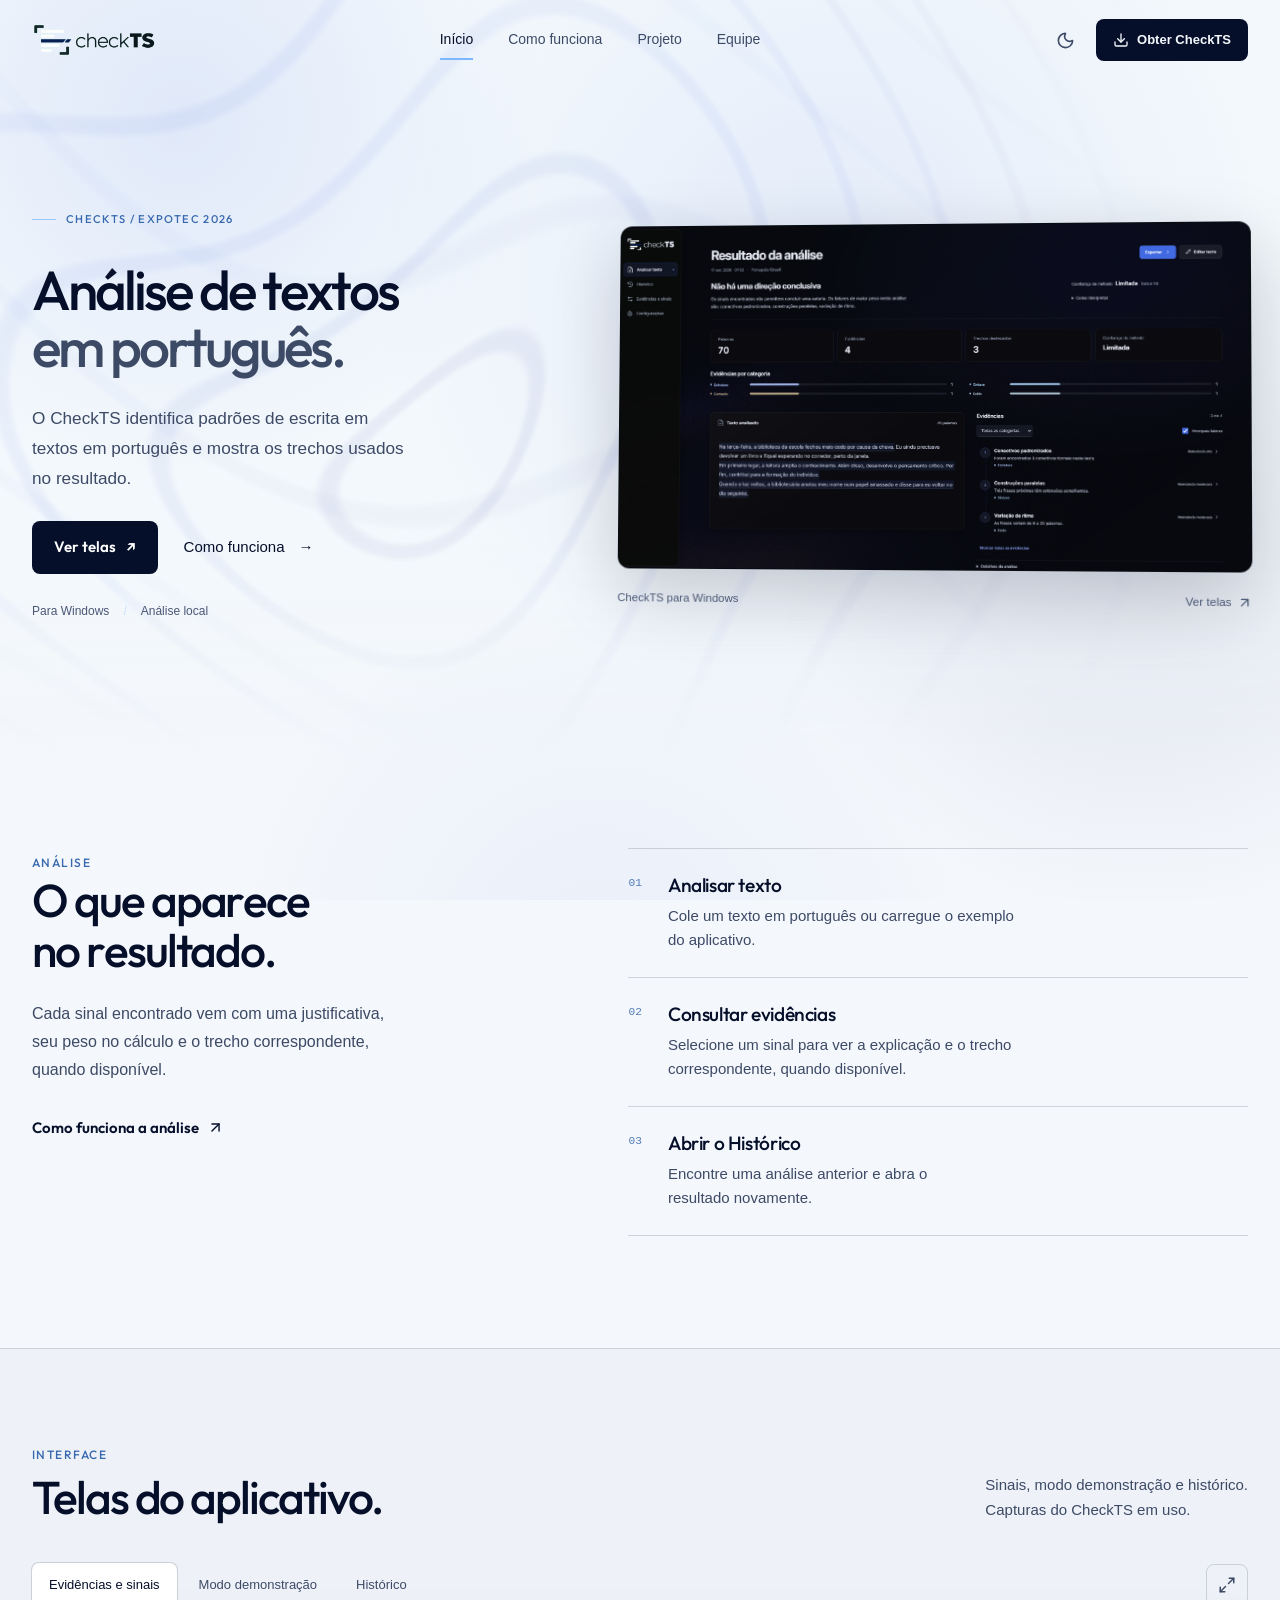
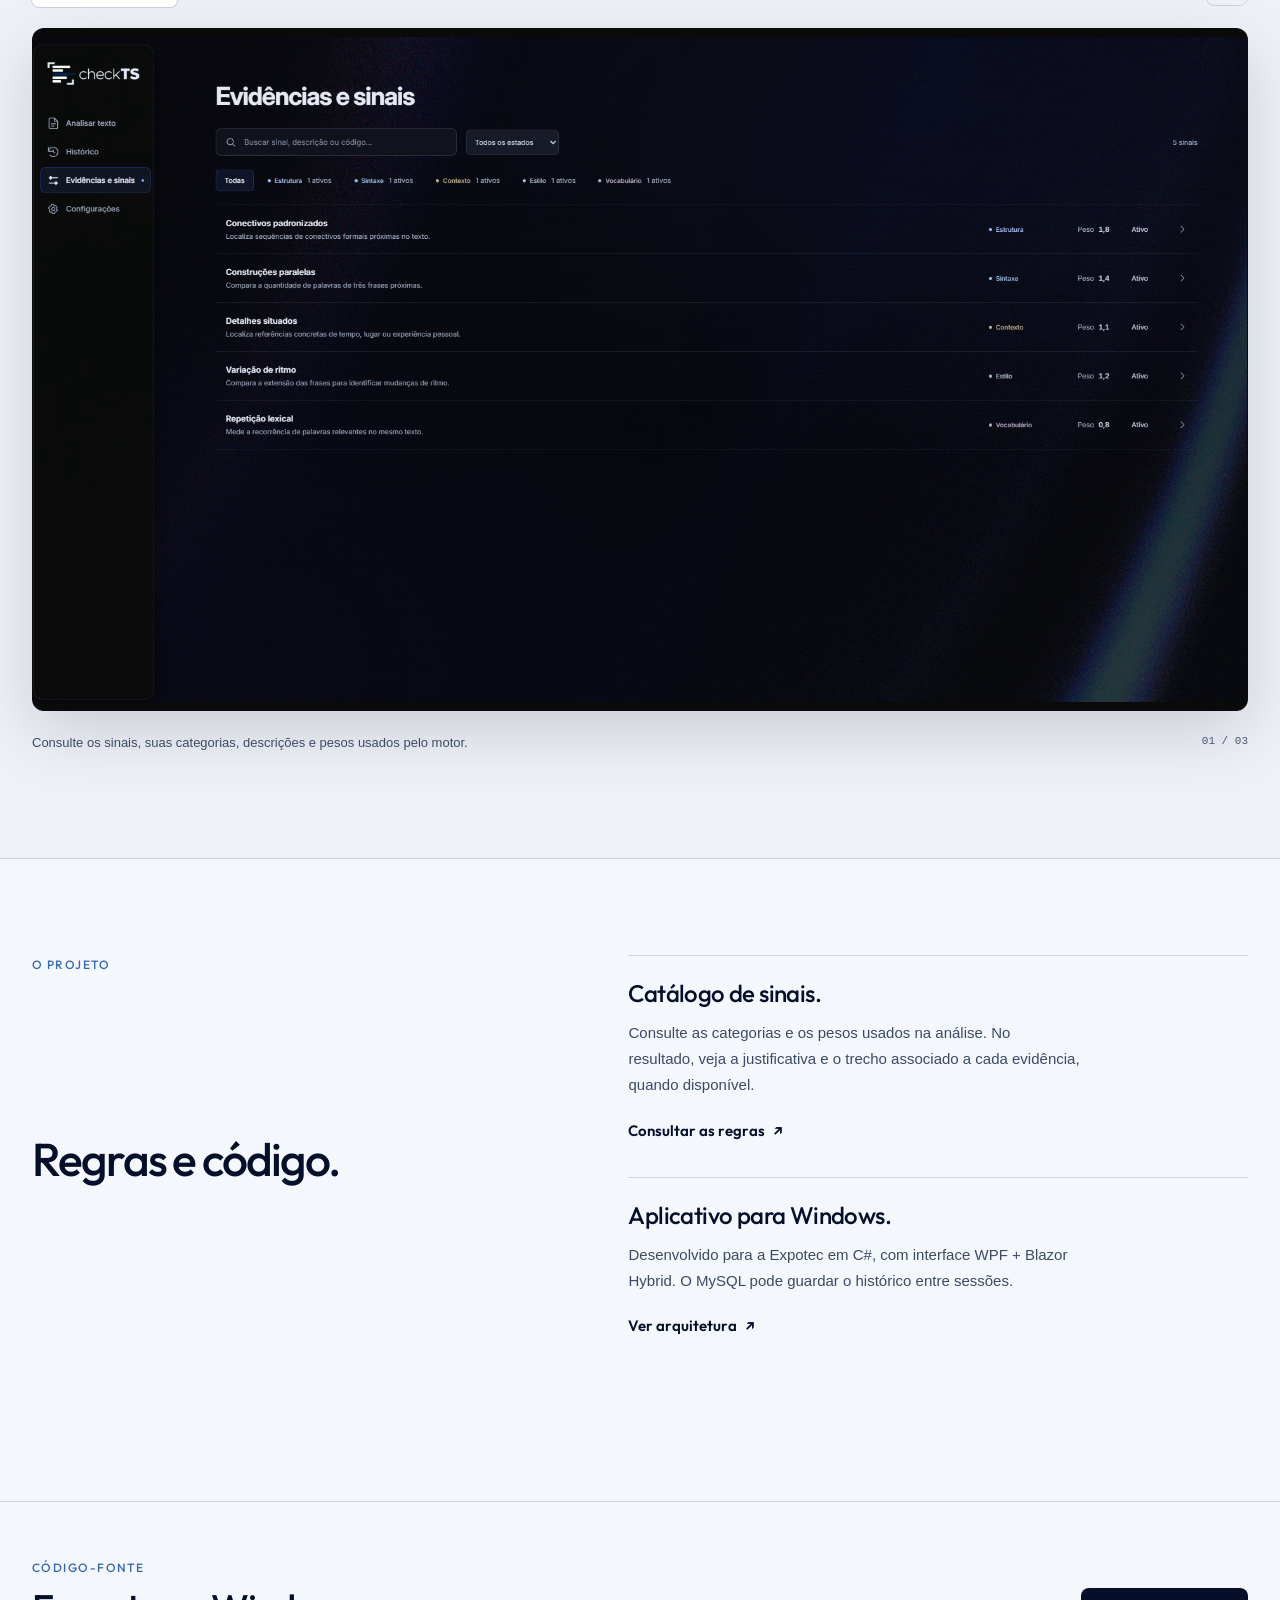
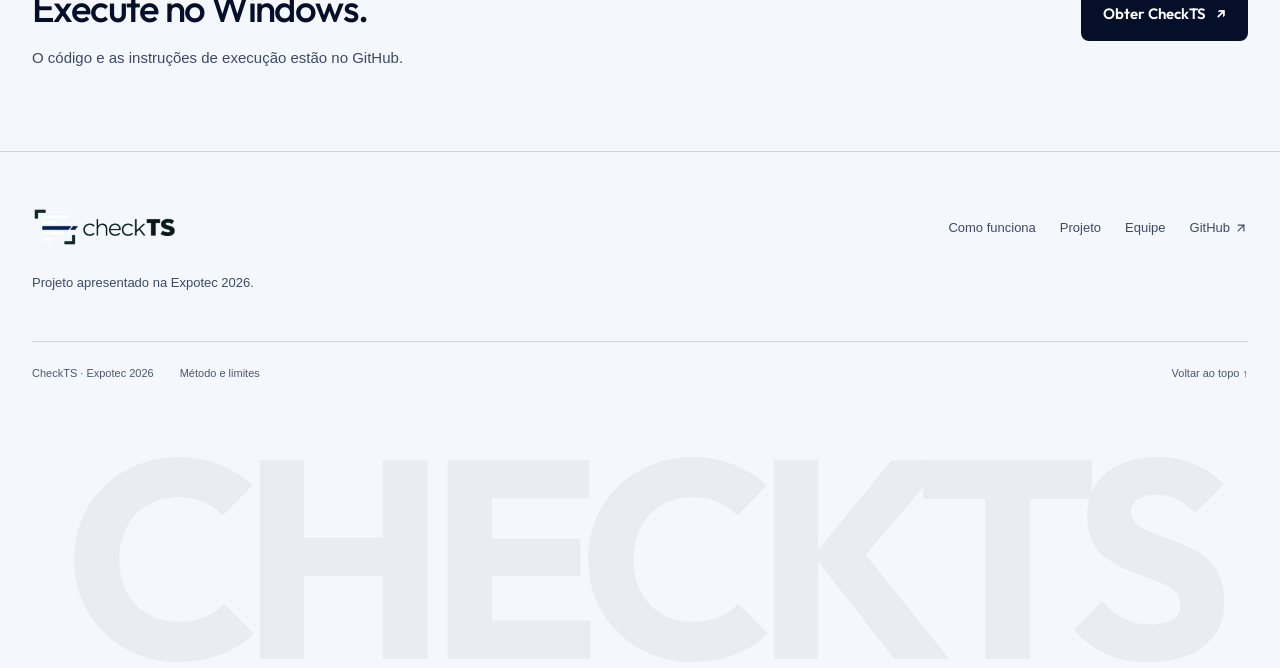
<file: index.html>
<!DOCTYPE html>
<html lang="pt-BR" data-theme="dark">
<head>
  <meta charset="UTF-8">
  <meta name="viewport" content="width=device-width, initial-scale=1.0">
  <meta name="theme-color" content="#02050B">
  <title>CheckTS: análise de texto</title>
  <meta name="description" content="O CheckTS analisa textos em português, mostra os sinais encontrados e destaca os trechos usados no resultado. Aplicativo para Windows com histórico.">
  <meta property="og:title" content="CheckTS: análise de texto">
  <meta property="og:description" content="O CheckTS analisa textos em português, mostra os sinais encontrados e destaca os trechos usados no resultado. Aplicativo para Windows com histórico.">
  <meta property="og:type" content="website">
  <meta property="og:image" content="images/resultado-analise.png">
  <link rel="icon" href="favicon.ico" sizes="any">
  <script src="./theme-init.js"></script>
  <script type="module" crossorigin src="./assets/jsx-runtime-Dk72oS4N.js"></script>
  <script type="module" crossorigin src="./assets/TextEffects-BxI5N3fw.js"></script>
  <script type="module" crossorigin src="./assets/createLucideIcon-DBu2Ovxj.js"></script>
  <script type="module" crossorigin src="./assets/mount-islands-t4gCaZt0.js"></script>
  <link rel="stylesheet" crossorigin href="./assets/mount-islands-yIcc--nn.css">
</head>
<body>
  <a class="skip-link" href="#main-content">Pular para o conteúdo</a>
  <div id="global-background-root" aria-hidden="true"></div>
  <div id="navbar-root"></div>
  <main id="main-content" tabindex="-1">
    <section class="hero-section" aria-labelledby="hero-title-id">
      <div id="deep-signal-root" aria-hidden="true"></div>
      <div class="container">
        <div class="hero-layout">
          <div class="hero-copy" id="hero-copy-root">
            <div class="hero-eyebrow-editorial"><span class="eyebrow-line" aria-hidden="true"></span>CheckTS / Expotec 2026</div>
            <h1 id="hero-title-id" class="hero-title-editorial">Análise de textos<br><span class="hero-title-muted">em português.</span></h1>
            <p class="hero-subtitle-editorial">O CheckTS identifica padrões de escrita em textos em português e mostra os trechos usados no resultado.</p>
            <div class="hero-cta-editorial">
              <a href="#telas" class="btn btn-primary">Ver telas <span aria-hidden="true">↗</span></a>
              <a href="como-funciona.html" class="hero-text-link">Como funciona <span aria-hidden="true">→</span></a>
            </div>
            <div class="hero-editorial-meta"><span>Para Windows</span><span class="meta-sep" aria-hidden="true">/</span><span>Análise local</span></div>
          </div>
          <div id="hero-mockup-root"></div>
        </div>
      </div>
    </section>
    <div id="bridge-section-root"></div>
    <section id="telas" class="in-action-section" aria-labelledby="action-title-id">
      <div class="container">
        <div class="in-action-header">
          <div><div class="section-label">Interface</div><h2 id="action-title-id" class="section-title">Telas do aplicativo.</h2></div>
          <p>Sinais, modo demonstração e histórico.<br>Capturas do CheckTS em uso.</p>
        </div>
        <div id="screenshot-gallery-root"></div>
      </div>
    </section>
    <section class="home-teasers-section" aria-labelledby="teasers-title-id">
      <div class="container">
        <div class="section-label">O projeto</div>
        <h2 id="teasers-title-id" class="section-title">Regras e código.</h2>
        <div class="home-teaser-grid">
          <article class="home-teaser-card">
            <div><h3>Catálogo de sinais.</h3><p>Consulte as categorias e os pesos usados na análise. No resultado, veja a justificativa e o trecho associado a cada evidência, quando disponível.</p></div>
            <a href="como-funciona.html" class="link-editorial">Consultar as regras <span aria-hidden="true">↗</span></a>
          </article>
          <article class="home-teaser-card">
            <div><h3>Aplicativo para Windows.</h3><p>Desenvolvido para a Expotec em C#, com interface WPF + Blazor Hybrid. O MySQL pode guardar o histórico entre sessões.</p></div>
            <a href="projeto.html" class="link-editorial">Ver arquitetura <span aria-hidden="true">↗</span></a>
          </article>
        </div>
      </div>
    </section>
    <section id="download" class="download-section" aria-labelledby="download-title-id">
      <div class="container download-wrapper">
        <div><div class="section-label">Código-fonte</div><h2 id="download-title-id" class="download-title">Execute no Windows.</h2><p class="download-sub">O código e as instruções de execução estão no GitHub.</p></div>
        <a href="download.html" class="btn btn-primary">Obter CheckTS <span aria-hidden="true">↗</span></a>
      </div>
    </section>
  </main>
  <div id="site-footer-root"></div>
</body>
</html>
</file>
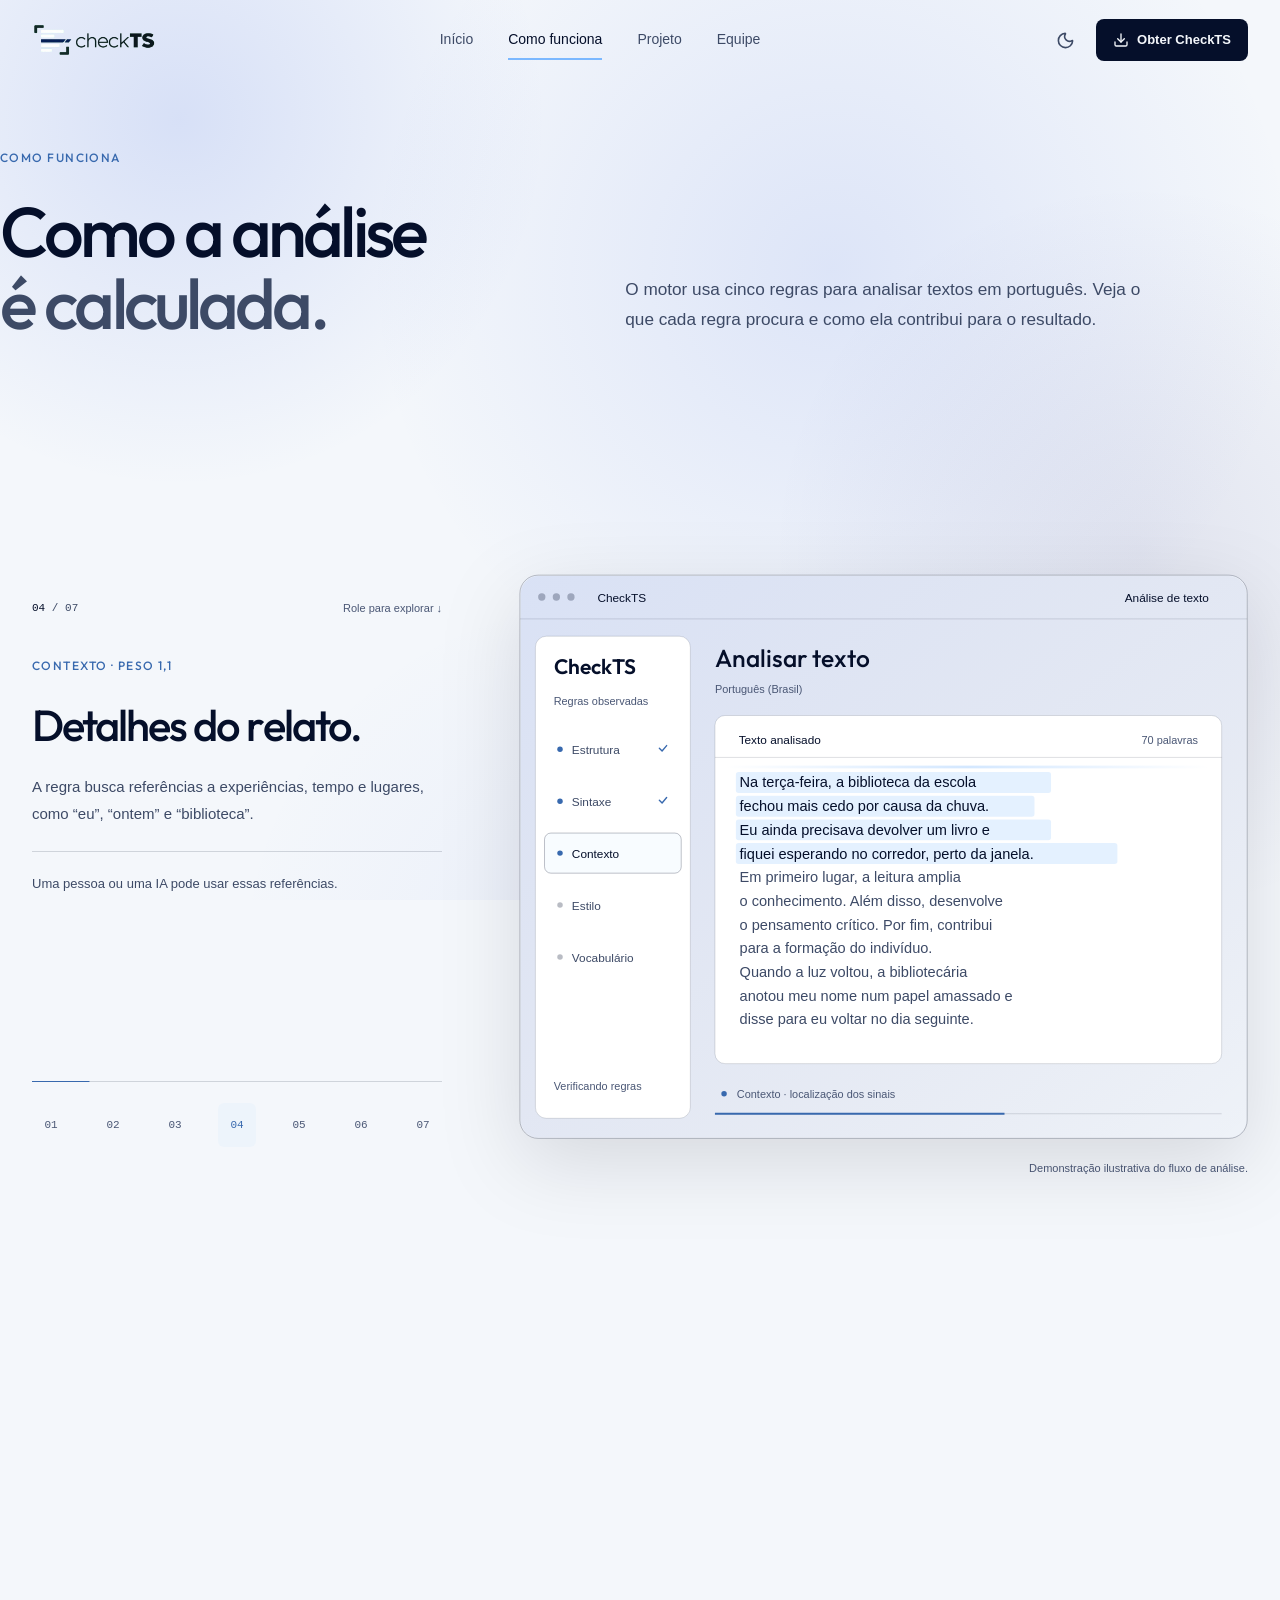
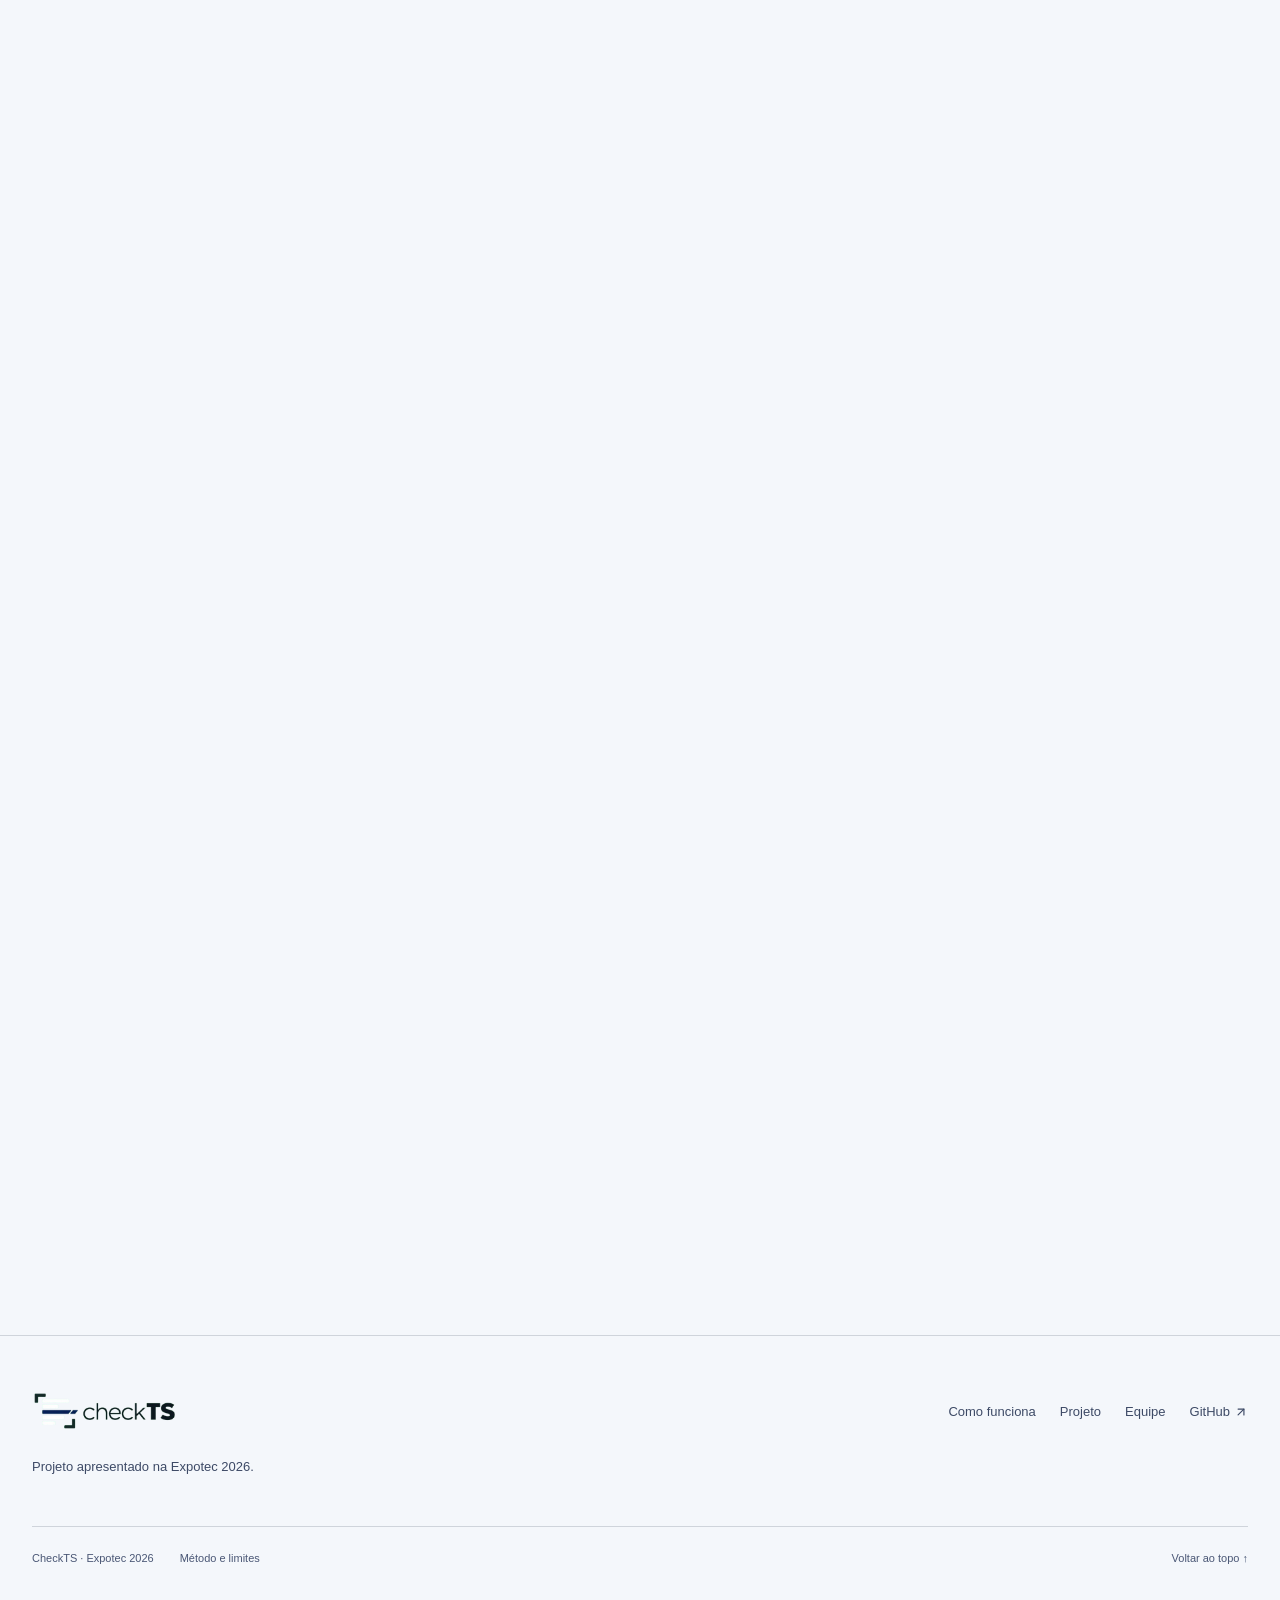
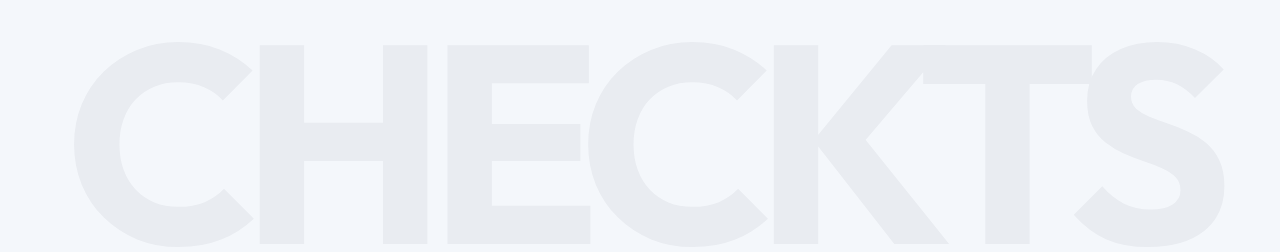
<file: como-funciona.html>
<!DOCTYPE html>
<html lang="pt-BR" data-theme="dark">
<head>
  <meta charset="UTF-8">
  <meta name="viewport" content="width=device-width, initial-scale=1.0">
  <meta name="theme-color" content="#02050B">
  <title>CheckTS: como a análise funciona</title>
  <meta name="description" content="Veja as cinco regras usadas pelo CheckTS para analisar textos em português, seus pesos e como os sinais encontrados contribuem para a classificação.">
  <meta property="og:title" content="CheckTS: como a análise funciona">
  <meta property="og:description" content="Veja as cinco regras usadas pelo CheckTS para analisar textos em português, seus pesos e como os sinais encontrados contribuem para a classificação.">
  <meta property="og:type" content="website">
  <meta property="og:image" content="images/resultado-analise.png">
  <link rel="icon" href="favicon.ico" sizes="any">
  <script src="./theme-init.js"></script>
  <script type="module" crossorigin src="./assets/jsx-runtime-Dk72oS4N.js"></script>
  <script type="module" crossorigin src="./assets/TextEffects-BxI5N3fw.js"></script>
  <script type="module" crossorigin src="./assets/createLucideIcon-DBu2Ovxj.js"></script>
  <script type="module" crossorigin src="./assets/mount-islands-t4gCaZt0.js"></script>
  <link rel="stylesheet" crossorigin href="./assets/mount-islands-yIcc--nn.css">
</head>
<body>
  <a class="skip-link" href="#main-content">Pular para o conteúdo</a>
  <div id="global-background-root" aria-hidden="true"></div>
  <div id="navbar-root"></div>
  <main id="main-content" tabindex="-1">
    <div id="como-funciona-root"></div>
  </main>
  <div id="site-footer-root"></div>
</body>
</html>
</file>
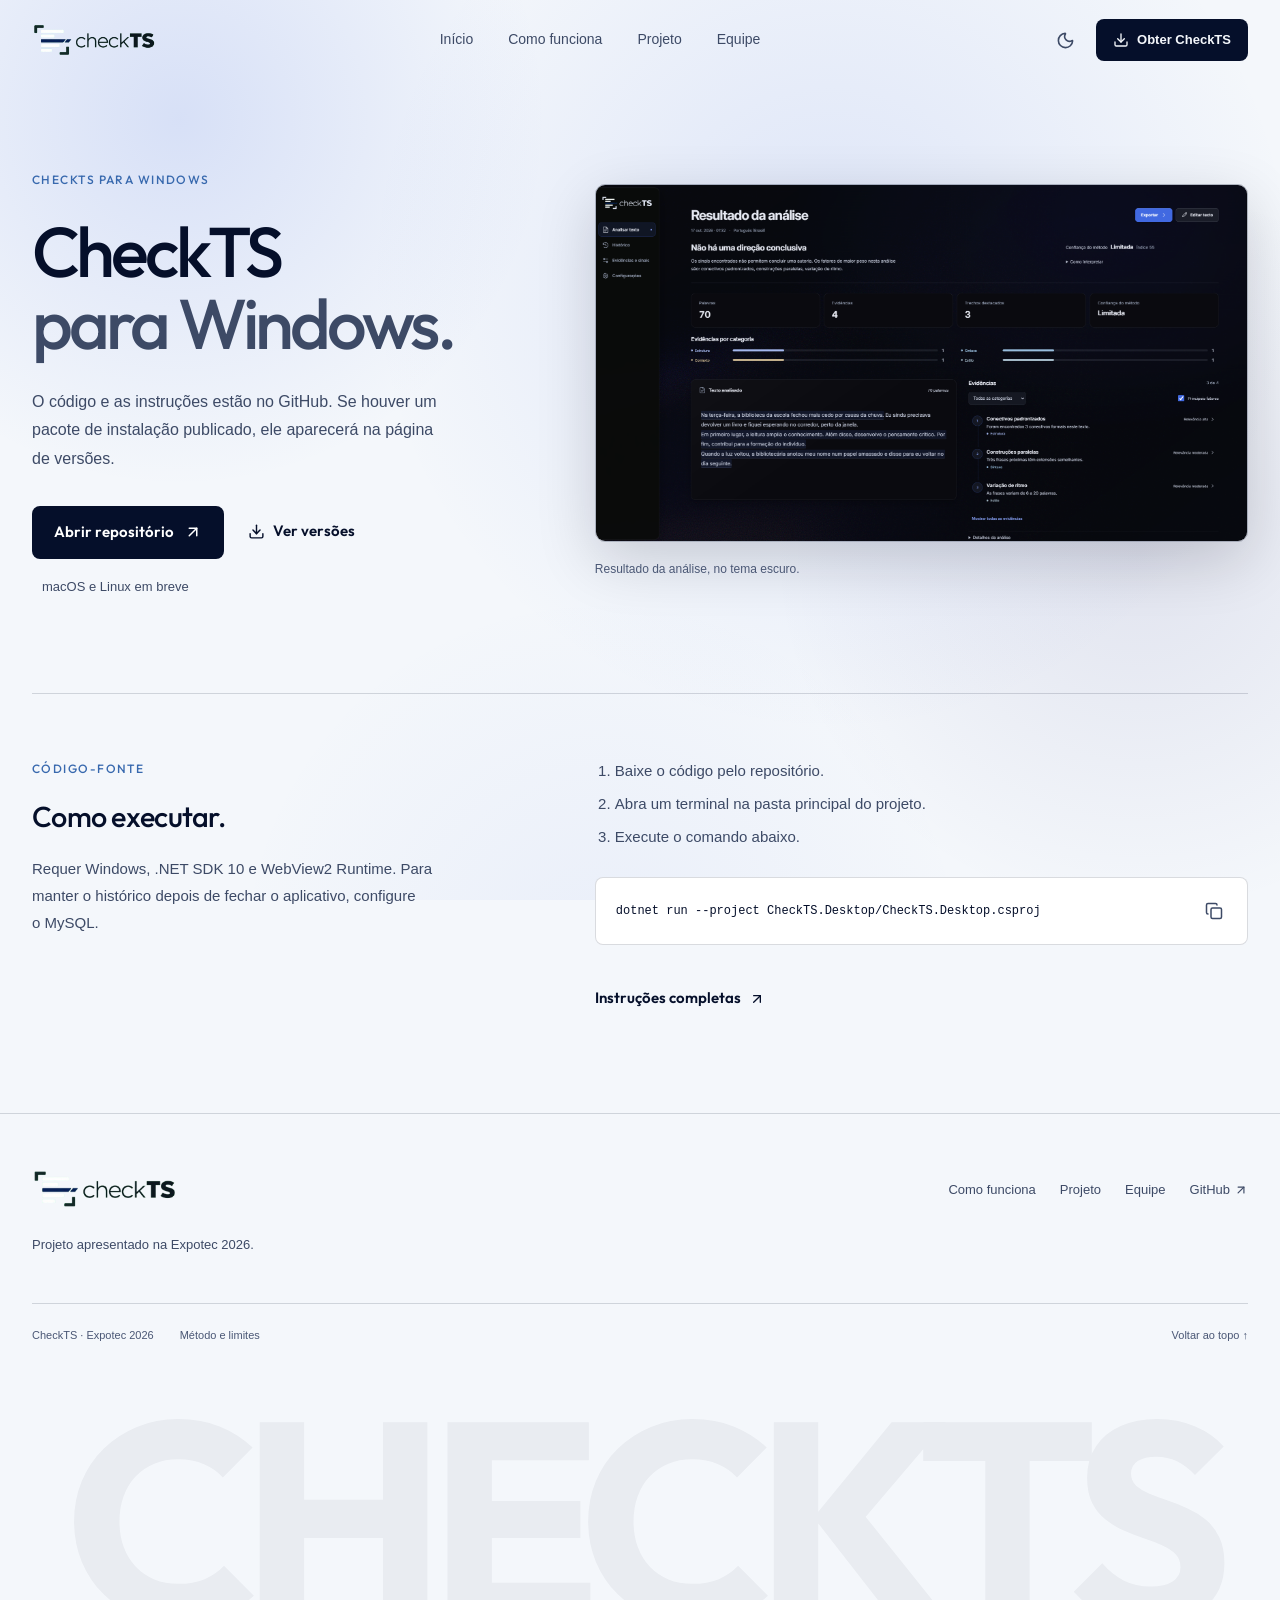
<file: download.html>
<!DOCTYPE html>
<html lang="pt-BR" data-theme="dark">
<head>
  <meta charset="UTF-8">
  <meta name="viewport" content="width=device-width, initial-scale=1.0">
  <meta name="theme-color" content="#02050B">
  <title>CheckTS para Windows: código e execução</title>
  <meta name="description" content="Acesse o repositório do CheckTS e as instruções para executar o aplicativo no Windows.">
  <meta property="og:title" content="CheckTS para Windows: código e execução">
  <meta property="og:description" content="Acesse o repositório do CheckTS e as instruções para executar o aplicativo no Windows.">
  <meta property="og:type" content="website">
  <meta property="og:image" content="images/resultado-analise.png">
  <link rel="icon" href="favicon.ico" sizes="any">
  <script src="./theme-init.js"></script>
  <script type="module" crossorigin src="./assets/jsx-runtime-Dk72oS4N.js"></script>
  <script type="module" crossorigin src="./assets/TextEffects-BxI5N3fw.js"></script>
  <script type="module" crossorigin src="./assets/createLucideIcon-DBu2Ovxj.js"></script>
  <script type="module" crossorigin src="./assets/mount-islands-t4gCaZt0.js"></script>
  <link rel="stylesheet" crossorigin href="./assets/mount-islands-yIcc--nn.css">
</head>
<body>
  <a class="skip-link" href="#main-content">Pular para o conteúdo</a>
  <div id="global-background-root" aria-hidden="true"></div>
  <div id="navbar-root"></div>
  <main id="main-content" tabindex="-1">
    <div id="download-page-root"></div>
  </main>
  <div id="site-footer-root"></div>
</body>
</html>
</file>
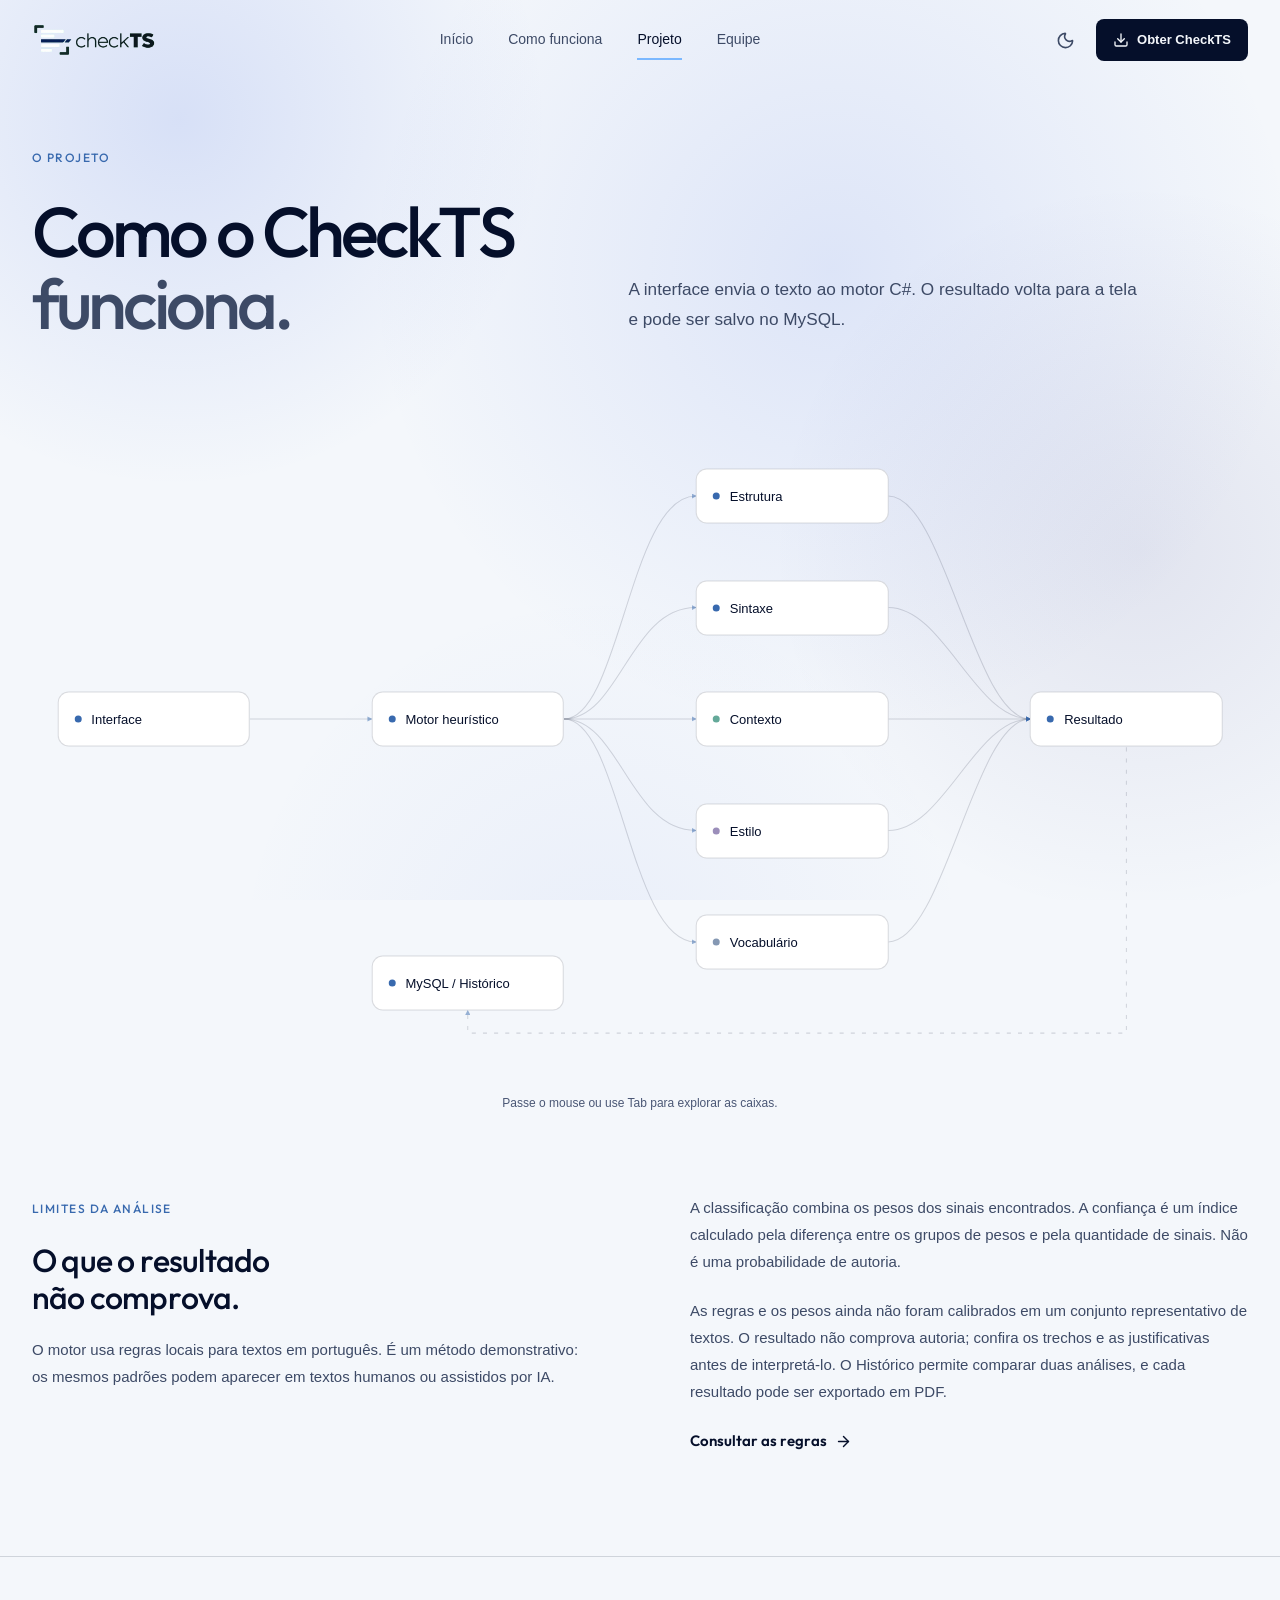
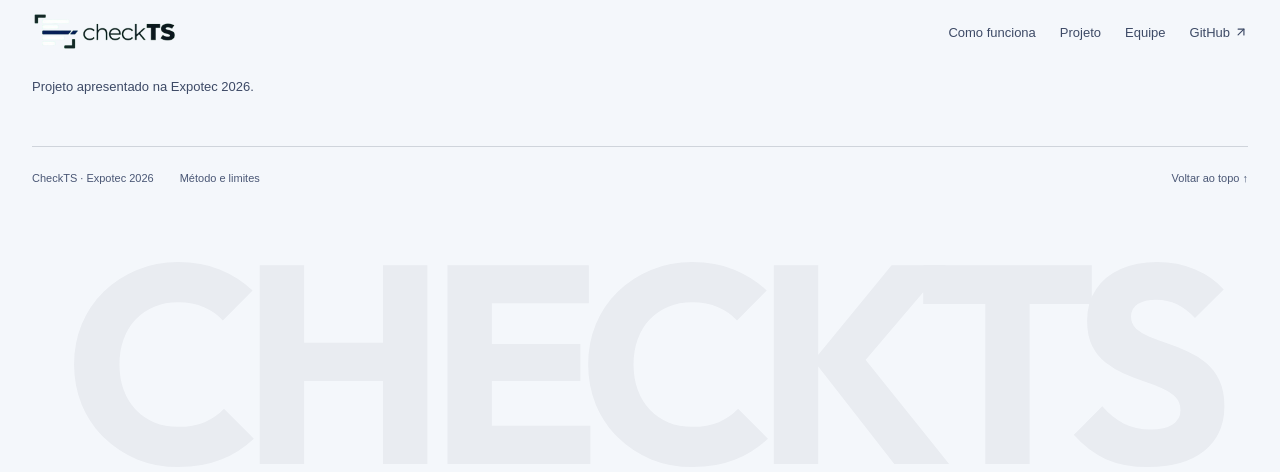
<file: projeto.html>
<!DOCTYPE html>
<html lang="pt-BR" data-theme="dark">
<head>
  <meta charset="UTF-8">
  <meta name="viewport" content="width=device-width, initial-scale=1.0">
  <meta name="theme-color" content="#02050B">
  <title>Projeto CheckTS: arquitetura</title>
  <meta name="description" content="Como a interface WPF + Blazor Hybrid envia o texto ao motor C# e apresenta o resultado. Veja também como o CheckTS salva análises no MySQL.">
  <meta property="og:title" content="Projeto CheckTS: arquitetura">
  <meta property="og:description" content="Como a interface WPF + Blazor Hybrid envia o texto ao motor C# e apresenta o resultado. Veja também como o CheckTS salva análises no MySQL.">
  <meta property="og:type" content="website">
  <meta property="og:image" content="images/resultado-analise.png">
  <link rel="icon" href="favicon.ico" sizes="any">
  <script src="./theme-init.js"></script>
  <script type="module" crossorigin src="./assets/jsx-runtime-Dk72oS4N.js"></script>
  <script type="module" crossorigin src="./assets/TextEffects-BxI5N3fw.js"></script>
  <script type="module" crossorigin src="./assets/createLucideIcon-DBu2Ovxj.js"></script>
  <script type="module" crossorigin src="./assets/mount-islands-t4gCaZt0.js"></script>
  <link rel="stylesheet" crossorigin href="./assets/mount-islands-yIcc--nn.css">
</head>
<body>
  <a class="skip-link" href="#main-content">Pular para o conteúdo</a>
  <div id="global-background-root" aria-hidden="true"></div>
  <div id="navbar-root"></div>
  <main id="main-content" tabindex="-1">
    <div id="architecture-root"></div>
  </main>
  <div id="site-footer-root"></div>
</body>
</html>
</file>
<file: assets/mount-islands-yIcc--nn.css>
@import "https://fonts.googleapis.com/css2?family=Outfit:wght@300;400;500;600;700&display=swap";@import "https://api.fontshare.com/v2/css?f[]=switzer@300,400,500,600&display=swap";:root{--color-bg-main:#f2fdff;--color-bg-alt:#fafcff;--color-surface:#fff;--color-surface-hover:#f8fbff;--color-surface-tinted:#7bb8ff0d;--color-text-main:#050f2a;--color-text-muted:#3d4a66;--color-text-subtle:#4a5775;--color-border:#050f2a26;--color-border-subtle:#050f2a14;--color-border-hover:#050f2a47;--color-divider:#050f2a0f;--color-blue-primary:#7bb8ff;--color-blob-1:#d6e8ff;--color-blob-2:#e8e2ff;--color-accent-purple:#b8a9ff;--color-primary-dark:#050f2a;--color-mod-linguagem:#7bb8ff;--color-mod-autoria:#5c6bc0;--color-mod-fontes:#00bcd4;--color-mod-evidencias:#b39ddb;--color-mod-contexto:#2962ff;--color-bg-primary:var(--color-bg-main);--color-text-primary:var(--color-text-main);--color-text-secondary:var(--color-text-muted);--color-accent-cyan:var(--color-blue-primary);--font-primary:var(--font-body);--font-headline:var(--font-heading);--font-mono:ui-monospace, "SFMono-Regular", "Menlo", "Monaco", "Consolas", monospace;--shadow-card:var(--shadow-diffuse);--gradient-accent:linear-gradient(120deg, #7bb8ff, #b8a9ff);--bg-glow-1:#7bb8ff29;--bg-glow-2:#b8a9ff24;--bg-glow-3:#7bb8ff14;--shadow-sm:0 2px 6px #050f2a08;--shadow-diffuse:0 14px 40px #050f2a0f;--shadow-diffuse-lg:0 24px 60px #050f2a14;--shadow-card-hover:0 20px 50px #050f2a17;--font-heading:"Outfit", -apple-system, BlinkMacSystemFont, "Segoe UI", Roboto, "Helvetica Neue", Arial, sans-serif;--font-body:"Switzer", -apple-system, BlinkMacSystemFont, "Segoe UI", Roboto, "Helvetica Neue", Arial, sans-serif;--text-xs:.8125rem;--text-sm:.9375rem;--text-base:1.0625rem;--text-lg:1.25rem;--text-xl:1.5rem;--text-2xl:2rem;--text-3xl:2.75rem;--text-4xl:3.75rem;--text-5xl:4.75rem;--space-2xs:.25rem;--space-xs:.5rem;--space-sm:1rem;--space-md:1.5rem;--space-lg:2.5rem;--space-xl:4rem;--space-2xl:6.5rem;--space-3xl:9rem;--container-max-width:1200px;--container-narrow-width:860px;--header-height:68px;--radius-sm:8px;--radius-md:14px;--radius-lg:18px;--radius-pill:9999px;--transition-fast:.16s cubic-bezier(.16, 1, .3, 1);--transition-normal:.26s cubic-bezier(.16, 1, .3, 1);--transition-smooth:.45s cubic-bezier(.16, 1, .3, 1)}[data-theme=dark]{--color-bg-main:#02050b;--color-bg-alt:#040914;--color-surface:#07101f;--color-surface-hover:#0a162b;--color-surface-tinted:#7bb8ff14;--color-text-main:#f2fdff;--color-text-muted:#94a3b8;--color-text-subtle:#7e8da5;--color-border:#f2fdff14;--color-border-subtle:#f2fdff0a;--color-border-hover:#7bb8ff47;--color-blob-1:#0a2e66;--color-blob-2:#1d1459;--color-divider:#f2fdff0f;--color-primary-dark:#f2fdff;--bg-glow-1:#7bb8ff17;--bg-glow-2:#b8a9ff14;--bg-glow-3:#7bb8ff0a;--shadow-sm:0 2px 8px #0003;--shadow-diffuse:0 14px 40px #00000059;--shadow-diffuse-lg:0 24px 60px #00000073;--shadow-card-hover:0 20px 50px #0000008c}::selection{background-color:var(--color-surface-hover);color:var(--color-blue-primary);text-shadow:none}[data-theme=dark] ::selection{color:var(--color-text-main);background-color:#7bb8ff26}*,:before,:after{box-sizing:border-box;margin:0;padding:0}html{scroll-behavior:smooth;-webkit-text-size-adjust:100%;text-rendering:optimizelegibility;font-size:16px}body{font-family:var(--font-body);font-weight:400;font-size:var(--text-base);color:var(--color-text-main);background-color:var(--color-bg-main);isolation:isolate;-webkit-font-smoothing:antialiased;-moz-osx-font-smoothing:grayscale;min-height:100dvh;transition:background-color var(--transition-normal), color var(--transition-normal);line-height:1.65;overflow-x:hidden}.site-header,.site-footer,.signal-card,.win-desktop-window,.how-it-works-section,.tech-section,.expotec-section,.download-section{transition:background-color var(--transition-normal), border-color var(--transition-normal), box-shadow var(--transition-normal)}h1,h2,h3,h4,h5,h6{font-family:var(--font-heading);color:var(--color-text-main);letter-spacing:-.025em;font-weight:600;line-height:1.15}p{margin-bottom:var(--space-sm);color:var(--color-text-muted)}p:last-child{margin-bottom:0}a{color:inherit;transition:color var(--transition-fast);text-decoration:none}img,svg{max-width:100%;height:auto;display:block}button{cursor:pointer;background:0 0;border:none;font-family:inherit}ul,ol{list-style:none}:focus-visible{outline:2px solid var(--color-blue-primary);outline-offset:3px}@media (prefers-reduced-motion:reduce){*,:before,:after{scroll-behavior:auto!important;transition-duration:.01ms!important;animation-duration:.01ms!important;animation-iteration-count:1!important}}.container{width:100%;max-width:var(--container-max-width);padding-left:var(--space-md);padding-right:var(--space-md);margin-left:auto;margin-right:auto}.container-narrow{width:100%;max-width:var(--container-narrow-width);padding-left:var(--space-md);padding-right:var(--space-md);margin-left:auto;margin-right:auto}.eyebrow{align-items:center;gap:var(--space-xs);font-family:var(--font-heading);font-size:var(--text-xs);text-transform:uppercase;letter-spacing:.08em;color:var(--color-blue-primary);margin-bottom:var(--space-sm);font-weight:600;display:inline-flex}.eyebrow-pill{background:var(--color-surface);border:1px solid var(--color-border);border-radius:var(--radius-pill);box-shadow:var(--shadow-sm);color:var(--color-text-main);padding:5px 14px}.section-label{font-family:var(--font-heading);font-size:var(--text-xs);letter-spacing:.1em;text-transform:uppercase;color:var(--color-text-subtle);margin-bottom:var(--space-xs);font-weight:600}.section-title{font-size:clamp(2rem, 4.5vw, var(--text-3xl));margin-bottom:var(--space-md);color:var(--color-text-main)}.section-intro{font-size:clamp(1.05rem, 1.8vw, var(--text-lg));color:var(--color-text-muted);max-width:640px;line-height:1.6}.btn{font-family:var(--font-heading);font-size:var(--text-sm);border-radius:var(--radius-sm);cursor:pointer;transition:transform var(--transition-fast), box-shadow var(--transition-fast), background-color var(--transition-fast), color var(--transition-fast), border-color var(--transition-fast);white-space:nowrap;border:1px solid #0000;justify-content:center;align-items:center;gap:.6rem;padding:.85rem 1.65rem;font-weight:600;text-decoration:none;display:inline-flex}.btn .btn-arrow{transition:transform var(--transition-fast);display:inline-block}.btn:hover .btn-arrow{transform:translate(3px)}.btn-primary{color:#fff;background-color:#050f2a;border-color:#050f2a33;box-shadow:0 4px 16px #050f2a1f}.btn-primary:hover{background-color:#0c1c46;transform:translateY(-2px);box-shadow:0 8px 24px #050f2a2e}[data-theme=dark] .btn-primary{background-color:var(--color-blue-primary);color:#07101f;border-color:#0000;box-shadow:0 4px 18px #7bb8ff38}[data-theme=dark] .btn-primary:hover{background-color:#92c6ff;transform:translateY(-2px);box-shadow:0 8px 26px #7bb8ff52}.btn-primary:active{transform:translateY(0)}.btn-secondary{background-color:var(--color-surface);color:var(--color-text-main);border:1px solid var(--color-border);box-shadow:var(--shadow-sm)}.btn-secondary:hover{background-color:var(--color-surface-hover);border-color:var(--color-border-hover);box-shadow:var(--shadow-diffuse);transform:translateY(-2px)}.btn-download-nav{font-size:var(--text-xs);color:#fff;border-radius:var(--radius-sm);box-shadow:var(--shadow-sm);background-color:#050f2a;border:1px solid #050f2a33;padding:.55rem 1.15rem}.btn-download-nav:hover{background-color:#0c1c46;transform:translateY(-1px);box-shadow:0 4px 12px #050f2a26}[data-theme=dark] .btn-download-nav{background-color:var(--color-blue-primary);color:#07101f;border-color:#0000}[data-theme=dark] .btn-download-nav:hover{background-color:#92c6ff}.link-editorial{font-family:var(--font-heading);font-size:var(--text-sm);color:var(--color-text-main);align-items:center;gap:.4rem;padding-bottom:2px;font-weight:600;display:inline-flex;position:relative}.link-editorial:after{content:"";background-color:var(--color-blue-primary);transform-origin:100%;width:100%;height:1.5px;transition:transform var(--transition-fast);position:absolute;bottom:0;left:0;transform:scaleX(0)}.link-editorial:hover:after{transform-origin:0;transform:scaleX(1)}.theme-toggle{border:1px solid var(--color-border);background-color:var(--color-surface);width:38px;height:38px;color:var(--color-text-main);cursor:pointer;transition:background-color var(--transition-fast), border-color var(--transition-fast), transform var(--transition-fast);box-shadow:var(--shadow-sm);border-radius:50%;justify-content:center;align-items:center;display:inline-flex}.theme-toggle:hover{border-color:var(--color-border-hover);transform:scale(1.05)}.theme-toggle svg{width:18px;height:18px;transition:transform var(--transition-fast), opacity var(--transition-fast)}.theme-toggle .icon-sun{display:none}.theme-toggle .icon-moon,[data-theme=dark] .theme-toggle .icon-sun{display:block}[data-theme=dark] .theme-toggle .icon-moon{display:none}.badge-group{align-items:center;gap:var(--space-xs);flex-wrap:wrap;display:inline-flex}.badge{font-family:var(--font-heading);font-size:var(--text-xs);border-radius:var(--radius-pill);background:var(--color-surface);color:var(--color-text-muted);border:1px solid var(--color-border);box-shadow:var(--shadow-sm);align-items:center;gap:.35rem;padding:5px 12px;font-weight:500;display:inline-flex}.badge-dot{background-color:var(--color-blue-primary);border-radius:50%;width:6px;height:6px;display:inline-block}.win-desktop-window{background-color:var(--color-surface);border:1px solid var(--color-border);border-radius:var(--radius-lg);width:100%;box-shadow:var(--shadow-diffuse-lg);transition:box-shadow var(--transition-normal);overflow:hidden}.win-titlebar{background-color:var(--color-surface);border-bottom:1px solid var(--color-border-subtle);-webkit-user-select:none;user-select:none;justify-content:space-between;align-items:center;height:40px;padding:0 14px;display:flex}.win-titlebar-left{align-items:center;gap:10px;display:flex}.win-app-icon{width:16px;height:16px;color:var(--color-blue-primary);justify-content:center;align-items:center;display:inline-flex}.win-title{font-family:var(--font-heading);color:var(--color-text-main);opacity:.9;font-size:12.5px;font-weight:500}.win-controls{align-items:center;height:100%;display:flex}.win-btn{width:40px;height:40px;color:var(--color-text-muted);transition:background-color var(--transition-fast), color var(--transition-fast);justify-content:center;align-items:center;font-size:12px;display:inline-flex}.win-btn:hover{background-color:var(--color-surface-hover);color:var(--color-text-main)}.win-btn-close:hover{color:#fff;background-color:#e81123}.win-body-placeholder{min-height:400px;padding:var(--space-xl) var(--space-md);background:radial-gradient(circle at 50% 30%, var(--color-surface-tinted) 0%, var(--color-surface) 70%);text-align:center;flex-direction:column;justify-content:center;align-items:center;display:flex;position:relative}.placeholder-badge-notice{border-radius:var(--radius-pill);background:var(--color-surface);border:1px solid var(--color-border);font-family:var(--font-heading);font-size:var(--text-xs);color:var(--color-blue-primary);margin-bottom:var(--space-sm);box-shadow:var(--shadow-sm);align-items:center;gap:8px;padding:5px 14px;font-weight:600;display:inline-flex}.placeholder-title{font-family:var(--font-heading);font-size:var(--text-xl);color:var(--color-text-main);margin-bottom:var(--space-xs);font-weight:600}.placeholder-desc{font-size:var(--text-sm);color:var(--color-text-muted);max-width:520px;line-height:1.6}.win-callout-grid{gap:var(--space-xs);width:100%;max-width:740px;margin-top:var(--space-lg);padding-top:var(--space-md);border-top:1px solid var(--color-border-subtle);grid-template-columns:repeat(auto-fit,minmax(130px,1fr));display:grid}.win-callout-item{background:var(--color-surface);border:1px solid var(--color-border);border-radius:var(--radius-sm);text-align:left;box-shadow:var(--shadow-sm);padding:10px 14px}.win-callout-label{font-family:var(--font-heading);text-transform:uppercase;letter-spacing:.05em;color:var(--color-blue-primary);margin-bottom:2px;font-size:11px;font-weight:600;display:block}.win-callout-value{color:var(--color-text-main);font-size:12.5px;font-weight:500}.text-animate{display:inline}.text-animate .word-wrap{white-space:pre;display:inline-block;overflow:visible}.text-animate .word-inner{will-change:transform, opacity, filter;display:inline-block}.team-member-item{box-shadow:none;background:0 0;border:none;flex-direction:column;padding:0;display:flex}.team-photo-placeholder{aspect-ratio:1;background-color:var(--color-surface);border:1px solid var(--color-border);border-radius:var(--radius-md);width:100%;margin-bottom:var(--space-sm);color:var(--color-text-subtle);box-shadow:var(--shadow-sm);transition:transform var(--transition-fast), border-color var(--transition-fast), box-shadow var(--transition-fast);flex-direction:column;justify-content:center;align-items:center;gap:8px;display:flex}.team-member-item:hover .team-photo-placeholder{border-color:var(--color-border-hover);box-shadow:var(--shadow-diffuse);transform:translateY(-4px)}.team-photo-placeholder svg{width:32px;height:32px;stroke:var(--color-text-muted);opacity:.45}.team-photo-label{font-size:var(--text-xs);font-family:var(--font-heading);color:var(--color-text-subtle);font-weight:500}.team-member-name{font-family:var(--font-heading);color:var(--color-text-main);margin-bottom:2px;font-size:1.125rem;font-weight:600}.team-member-role{font-size:var(--text-sm);color:var(--color-text-muted);line-height:1.4}#site-footer-root{background-color:var(--color-bg-main);min-height:480px;transition:background-color var(--transition-normal);display:block}#team-section-root{min-height:580px;display:block}#deep-signal-root{pointer-events:none;z-index:1;position:absolute;inset:0;overflow:hidden;-webkit-mask-image:linear-gradient(#000 70%,#0000 100%);mask-image:linear-gradient(#000 70%,#0000 100%)}.pushable{background:var(--color-mod-contexto);cursor:pointer;outline-offset:4px;-webkit-tap-highlight-color:transparent;border:none;border-radius:12px;padding:0;text-decoration:none;display:inline-block}.pushable .front{background:var(--color-blue-primary);color:#050f2a;border:1px solid #fff3;border-radius:12px;align-items:center;gap:10px;padding:14px 36px;font-size:1.125rem;font-weight:600;transition:transform .25s cubic-bezier(.3,.7,.4,1),filter .25s;display:flex;transform:translateY(-6px)}.pushable:hover .front{filter:brightness(1.08);transform:translateY(-6px)}.pushable:active .front{transition:transform 34ms;transform:translateY(-2px)}.pushable:focus-visible{outline:2px solid var(--color-blue-primary);outline-offset:4px}.site-header{z-index:100;width:100%;height:var(--header-height);border-bottom:1px solid var(--color-border);-webkit-backdrop-filter:blur(12px);align-items:center;display:flex;position:sticky;top:0}.nav-container{justify-content:space-between;align-items:center;width:100%;display:flex}.nav-brand{font-family:var(--font-heading);color:var(--color-text-main);letter-spacing:-.02em;align-items:center;gap:8px;font-size:1.25rem;font-weight:700;display:inline-flex}.brand-dot{background-color:var(--color-blue-primary);border-radius:50%;width:7px;height:7px;display:inline-block}.nav-links-wrap{align-items:center;gap:var(--space-lg);display:flex}.nav-links{align-items:center;gap:var(--space-md);display:flex}.nav-link{font-family:var(--font-heading);font-size:var(--text-sm);color:var(--color-text-muted);transition:color var(--transition-fast);padding:6px 0;font-weight:500;text-decoration:none;position:relative}.nav-link:after{content:"";background-color:var(--color-blue-primary);transform-origin:100%;width:100%;height:2px;transition:transform var(--transition-fast);position:absolute;bottom:0;left:0;transform:scaleX(0)}.nav-link:hover{color:var(--color-text-main)}.nav-link:hover:after,.nav-link.is-active:after{transform-origin:0;transform:scaleX(1)}.nav-link.is-active{color:var(--color-text-main);font-weight:600}.nav-actions{align-items:center;gap:var(--space-sm);display:flex}.mobile-toggle{border:1px solid var(--color-border);border-radius:var(--radius-sm);color:var(--color-text-main);background:0 0;padding:6px;display:none}.hero-section{min-height:calc(92vh - var(--header-height));padding:var(--space-2xl) 0 var(--space-3xl);align-items:center;display:flex;position:relative;overflow:hidden}.hero-ambient-lights{pointer-events:none;z-index:1;position:absolute;inset:0;overflow:hidden}.glow-light{filter:blur(90px);will-change:transform;pointer-events:none;border-radius:50%;position:absolute}.glow-light-1{background:radial-gradient(circle, var(--bg-glow-1) 0%, transparent 70%);width:560px;height:560px;top:-10%;left:15%}.glow-light-2{background:radial-gradient(circle, var(--bg-glow-2) 0%, transparent 70%);width:640px;height:640px;top:20%;right:10%}.glow-light-3{background:radial-gradient(circle, var(--bg-glow-3) 0%, transparent 70%);width:500px;height:500px;bottom:0%;left:40%}.hero-layout{z-index:2;align-items:center;gap:var(--space-2xl);grid-template-columns:1.15fr .85fr;width:100%;display:grid;position:relative}.hero-copy{text-align:left;flex-direction:column;align-items:flex-start;max-width:650px;display:flex}.hero-eyebrow-editorial{font-family:var(--font-heading);font-size:var(--text-xs);letter-spacing:.14em;text-transform:uppercase;color:var(--color-blue-primary);margin-bottom:var(--space-md);align-items:center;gap:10px;font-weight:600;display:inline-flex}.hero-eyebrow-editorial .eyebrow-line{background-color:var(--color-blue-primary);opacity:.7;width:24px;height:1.5px;display:inline-block}.hero-title-editorial{letter-spacing:-.04em;margin-bottom:var(--space-md);color:var(--color-text-main);text-wrap:balance;font-size:clamp(2.85rem,5.8vw,4.75rem);font-weight:600;line-height:1.02}.hero-subtitle-editorial{color:var(--color-text-muted);max-width:540px;margin-bottom:var(--space-lg);font-size:clamp(1.08rem,1.8vw,1.25rem);line-height:1.55}.hero-cta-editorial{align-items:center;gap:var(--space-sm);margin-bottom:var(--space-md);flex-wrap:wrap;display:flex}.hero-editorial-meta{font-family:var(--font-heading);letter-spacing:.12em;text-transform:uppercase;color:var(--color-text-subtle);margin-top:var(--space-md);padding-top:var(--space-sm);align-items:center;gap:14px;font-size:11px;font-weight:600;display:flex}.hero-editorial-meta .meta-sep{opacity:.35;color:var(--color-blue-primary)}.hero-mockup-editorial{z-index:2;width:100%;margin-right:-4%;position:relative;transform:perspective(1000px)}.how-it-works-section{padding:var(--space-3xl) 0;background-color:var(--color-bg-alt);border-top:1px solid var(--color-border);border-bottom:1px solid var(--color-border)}.how-header{margin-bottom:var(--space-2xl)}.how-steps-grid{gap:var(--space-xl);margin-bottom:var(--space-2xl);grid-template-columns:repeat(3,1fr);display:grid}.how-step-item{padding-top:var(--space-md);border-top:1px solid var(--color-border);position:relative}.step-number{font-family:var(--font-heading);color:var(--color-blue-primary);margin-bottom:var(--space-xs);opacity:.85;font-size:clamp(2.75rem,4.5vw,3.75rem);font-weight:300;line-height:1;display:block}.step-title{font-family:var(--font-heading);font-size:var(--text-lg);color:var(--color-text-main);letter-spacing:.04em;margin-bottom:var(--space-xs);font-weight:600}.step-desc{font-size:var(--text-base);color:var(--color-text-muted);line-height:1.55}.categories-band{align-items:center;gap:var(--space-sm) var(--space-md);padding-top:var(--space-lg);border-top:1px solid var(--color-border-subtle);flex-wrap:wrap;display:flex}.categories-band-label{font-family:var(--font-heading);font-size:var(--text-xs);text-transform:uppercase;letter-spacing:.08em;color:var(--color-text-subtle);font-weight:600}.categories-list{align-items:center;gap:var(--space-xs);flex-wrap:wrap;display:flex}.category-chip{background:var(--color-surface);border:1px solid var(--color-border);border-radius:var(--radius-pill);font-family:var(--font-heading);font-size:var(--text-xs);color:var(--color-text-main);box-shadow:var(--shadow-sm);padding:5px 14px;font-weight:500}.philosophy-section{padding:var(--space-3xl) 0;position:relative}.philosophy-manifesto{max-width:860px;margin:0 auto}.philosophy-title{font-size:clamp(2.2rem, 4.5vw, var(--text-4xl));color:var(--color-text-main);margin-bottom:var(--space-md);line-height:1.12}.philosophy-body{font-size:clamp(1.15rem, 2vw, var(--text-xl));color:var(--color-text-muted);margin-bottom:var(--space-2xl);max-width:720px;line-height:1.6}.philosophy-highlights{gap:var(--space-lg);padding-top:var(--space-lg);border-top:1px solid var(--color-border);grid-template-columns:repeat(auto-fit,minmax(280px,1fr));display:grid}.highlight-box{padding-left:var(--space-md);border-left:2px solid var(--color-blue-primary)}.highlight-lead{font-family:var(--font-heading);font-size:var(--text-lg);color:var(--color-text-main);margin-bottom:4px;font-weight:600}.highlight-sub{font-size:var(--text-sm);color:var(--color-text-muted);line-height:1.5}.in-action-section{padding:var(--space-3xl) 0;background-color:var(--color-bg-alt);border-top:1px solid var(--color-border);border-bottom:1px solid var(--color-border)}.in-action-header{text-align:center;max-width:700px;margin:0 auto var(--space-2xl)}.in-action-frame-wrap{max-width:1040px;margin:0 auto}.tech-section{padding:var(--space-3xl) 0}.tech-layout{gap:var(--space-2xl);grid-template-columns:1fr 1.3fr;align-items:flex-start;display:grid}.tech-sidebar{top:calc(var(--header-height) + var(--space-lg));position:sticky}.tech-sidebar p{font-size:var(--text-base);color:var(--color-text-muted);max-width:380px;line-height:1.6}.tech-list{flex-direction:column;display:flex}.tech-list-item{align-items:flex-start;gap:var(--space-md);padding:var(--space-md) 0;border-bottom:1px solid var(--color-border);display:flex}.tech-list-item:first-child{border-top:1px solid var(--color-border)}.tech-item-body{transition:transform var(--transition-fast);flex:1}.tech-list-item:hover .tech-item-body{transform:translate(4px)}.tech-index{font-family:var(--font-heading);font-size:var(--text-sm);color:var(--color-text-subtle);min-width:32px;transition:color var(--transition-fast);padding-top:2px;font-weight:500}.tech-list-item:hover .tech-index{color:var(--color-blue-primary)}.tech-item-body{flex:1}.tech-item-title{font-family:var(--font-heading);color:var(--color-text-main);transition:color var(--transition-fast);margin-bottom:3px;font-size:1.15rem;font-weight:600}.tech-list-item:hover .tech-item-title{color:var(--color-blue-primary)}.tech-item-desc{font-size:var(--text-sm);color:var(--color-text-muted);line-height:1.5}.expotec-section{padding:var(--space-3xl) 0;background-color:var(--color-bg-alt);border-top:1px solid var(--color-border);border-bottom:1px solid var(--color-border)}.expotec-wrapper{gap:var(--space-2xl);grid-template-columns:1fr 1fr;align-items:center;display:grid}.expotec-theme-col{padding-right:var(--space-lg);border-right:1px solid var(--color-border)}.expotec-tag{font-family:var(--font-heading);font-size:var(--text-xs);letter-spacing:.1em;text-transform:uppercase;color:var(--color-blue-primary);margin-bottom:var(--space-sm);font-weight:600}.expotec-theme-quote{font-family:var(--font-heading);font-size:clamp(1.75rem, 3.2vw, var(--text-3xl));color:var(--color-text-main);letter-spacing:-.02em;font-weight:500;line-height:1.25}.expotec-copy h2{font-size:clamp(1.85rem, 3.5vw, var(--text-2xl));margin-bottom:var(--space-md)}.expotec-copy p{font-size:var(--text-base);color:var(--color-text-muted);margin-bottom:var(--space-md);line-height:1.65}.team-header{text-align:center;max-width:680px;margin:0 auto var(--space-2xl)}.team-grid{gap:var(--space-lg);grid-template-columns:repeat(4,1fr);display:grid}.download-section{padding:var(--space-3xl) 0;background-color:var(--color-bg-alt);border-top:1px solid var(--color-border);text-align:center;position:relative;overflow:hidden}.download-wrapper{z-index:2;max-width:800px;margin:0 auto;position:relative}.download-title{font-size:clamp(2.25rem, 5vw, var(--text-4xl));margin-bottom:var(--space-xs);color:var(--color-text-main)}.download-sub{font-size:var(--text-base);color:var(--color-text-muted);margin-bottom:var(--space-lg);max-width:580px;margin-left:auto;margin-right:auto}.download-actions{align-items:center;gap:var(--space-sm);flex-direction:column;display:flex}.site-footer{padding:var(--space-xl) 0;border-top:1px solid var(--color-border);color:var(--color-text-main)}.footer-content{justify-content:space-between;align-items:center;gap:var(--space-md);flex-wrap:wrap;display:flex}.footer-brand-title{font-family:var(--font-heading);color:var(--color-text-main);margin-bottom:4px;font-size:1.25rem;font-weight:700}.footer-text{font-size:var(--text-xs);color:var(--color-text-muted)}.footer-tag{font-family:var(--font-heading);font-size:var(--text-xs);color:var(--color-blue-primary);letter-spacing:.05em;font-weight:600}.page-header{padding:var(--space-3xl) 0 var(--space-2xl);border-bottom:1px solid var(--color-border);position:relative;overflow:hidden}.page-header-content{max-width:800px}.page-header-label{font-family:var(--font-heading);font-size:var(--text-xs);letter-spacing:.14em;text-transform:uppercase;color:var(--color-blue-primary);margin-bottom:var(--space-md);align-items:center;gap:10px;font-weight:600;display:inline-flex}.page-header-label:after{content:"";background-color:var(--color-blue-primary);opacity:.6;width:24px;height:1.5px}.page-header-title{letter-spacing:-.035em;color:var(--color-text-main);margin-bottom:var(--space-md);text-wrap:balance;font-size:clamp(2.5rem,5.2vw,4.25rem);font-weight:600;line-height:1.05}.page-header-desc{color:var(--color-text-muted);max-width:640px;font-size:clamp(1.1rem,1.8vw,1.25rem);line-height:1.6}.editorial-steps-section{padding:var(--space-3xl) 0;background-color:var(--color-bg-alt)}.editorial-steps-flow{gap:var(--space-2xl);flex-direction:column;max-width:1040px;margin:0 auto;display:flex;position:relative}.editorial-step-item{gap:var(--space-xl);padding:var(--space-xl) 0;border-top:1px solid var(--color-border);grid-template-columns:140px 1fr;display:grid;position:relative}.editorial-step-item.step-offset{margin-left:clamp(30px,10vw,160px)}.step-num-huge{font-family:var(--font-heading);color:var(--color-blue-primary);letter-spacing:-.04em;opacity:.85;font-size:clamp(3.75rem,7vw,5.5rem);font-weight:300;line-height:.85}[data-theme=dark] .step-num-huge{color:var(--color-blue-primary);opacity:.95;text-shadow:0 0 30px #7bb8ff40}.step-content-editorial h3{color:var(--color-text-main);margin-bottom:var(--space-xs);letter-spacing:-.02em;font-size:clamp(1.45rem,2.4vw,1.85rem);font-weight:600}.step-content-editorial p{font-size:var(--text-base);color:var(--color-text-muted);max-width:580px;line-height:1.65}.categories-detail-section{padding:var(--space-3xl) 0}.categories-editorial-grid{gap:var(--space-lg);margin-top:var(--space-xl);grid-template-columns:repeat(auto-fit,minmax(280px,1fr));display:grid}.category-detail-item{padding:var(--space-lg);border:1px solid var(--color-border);border-radius:var(--radius-md);background-color:var(--color-surface);box-shadow:var(--shadow-sm);transition:transform var(--transition-fast), border-color var(--transition-fast), box-shadow var(--transition-fast)}.category-detail-item:hover{border-color:var(--color-border-hover);box-shadow:var(--shadow-diffuse);transform:translateY(-3px)}.category-detail-tag{font-family:var(--font-heading);letter-spacing:.08em;text-transform:uppercase;color:var(--color-blue-primary);margin-bottom:var(--space-xs);font-size:11px;font-weight:600;display:inline-block}.category-detail-item h4{color:var(--color-text-main);margin-bottom:8px;font-size:1.25rem;font-weight:600}.category-detail-item p{font-size:var(--text-sm);color:var(--color-text-muted);line-height:1.55}.philosophy-manifesto-wrap{padding:var(--space-3xl) 0;background-color:var(--color-bg-alt);border-top:1px solid var(--color-border)}.manifesto-editorial{max-width:860px;margin:0 auto}.manifesto-headline{letter-spacing:-.03em;color:var(--color-text-main);margin-bottom:var(--space-lg);font-size:clamp(2.25rem,4.5vw,3.6rem);font-weight:600;line-height:1.1}.manifesto-text{color:var(--color-text-muted);max-width:720px;margin-bottom:var(--space-2xl);font-size:clamp(1.1rem,1.8vw,1.35rem);line-height:1.65}.manifesto-pillars{gap:var(--space-xl);padding-top:var(--space-xl);border-top:1px solid var(--color-border);grid-template-columns:1fr 1fr;display:grid}.pillar-item .pillar-title{font-family:var(--font-heading);color:var(--color-text-main);margin-bottom:8px;font-size:1.25rem;font-weight:600}.pillar-item .pillar-desc{font-size:var(--text-sm);color:var(--color-text-muted);line-height:1.6}.case-study-section{padding:var(--space-3xl) 0}.editorial-quote-card{padding:var(--space-2xl);border-left:3px solid var(--color-blue-primary);background-color:var(--color-surface-tinted);border-radius:0 var(--radius-md) var(--radius-md) 0;margin-bottom:var(--space-2xl)}.editorial-quote-card blockquote{font-family:var(--font-heading);letter-spacing:-.02em;color:var(--color-text-main);margin-bottom:var(--space-sm);font-size:clamp(1.5rem,2.8vw,2.25rem);font-weight:500;line-height:1.3}.editorial-quote-source{font-family:var(--font-heading);font-size:var(--text-xs);letter-spacing:.1em;text-transform:uppercase;color:var(--color-blue-primary);font-weight:600}.team-editorial-section{padding:var(--space-3xl) 0}.team-editorial-grid{gap:var(--space-2xl);grid-template-columns:repeat(2,1fr);max-width:1000px;margin:0 auto;display:grid}.team-editorial-card{padding:var(--space-lg);border:1px solid var(--color-border);border-radius:var(--radius-md);background-color:var(--color-surface);box-shadow:var(--shadow-sm);transition:border-color var(--transition-fast), box-shadow var(--transition-fast);flex-direction:column;display:flex}.team-editorial-card:hover{border-color:var(--color-border-hover);box-shadow:var(--shadow-diffuse)}.team-photo-frame{aspect-ratio:16/11;background-color:var(--color-surface-tinted);border:1px solid var(--color-border);border-radius:var(--radius-sm);width:100%;margin-bottom:var(--space-md);transition:transform var(--transition-normal);flex-direction:column;justify-content:center;align-items:center;gap:10px;display:flex;overflow:hidden}.team-editorial-card:hover .team-photo-frame{transform:scale(1.015)}.team-photo-frame svg{width:36px;height:36px;stroke:var(--color-text-muted);opacity:.5}.team-photo-caption{font-family:var(--font-heading);font-size:var(--text-xs);color:var(--color-text-subtle);letter-spacing:.05em}.team-editorial-info h3{font-family:var(--font-heading);color:var(--color-text-main);margin-bottom:4px;font-size:1.35rem;font-weight:600}.team-role-tag{font-family:var(--font-heading);font-size:var(--text-xs);letter-spacing:.06em;color:var(--color-blue-primary);margin-bottom:var(--space-sm);font-weight:600;display:inline-block}.team-editorial-desc{font-size:var(--text-sm);color:var(--color-text-muted);line-height:1.55}.home-teasers-section{padding:var(--space-3xl) 0;background-color:var(--color-bg-alt);border-top:1px solid var(--color-border)}.home-teaser-grid{gap:var(--space-xl);margin-top:var(--space-xl);grid-template-columns:1fr 1fr;display:grid}.home-teaser-card{padding:var(--space-xl);border:1px solid var(--color-border);border-radius:var(--radius-md);background-color:var(--color-surface);box-shadow:var(--shadow-sm);transition:transform var(--transition-fast), border-color var(--transition-fast), box-shadow var(--transition-fast);flex-direction:column;justify-content:space-between;display:flex}.home-teaser-card:hover{border-color:var(--color-border-hover);box-shadow:var(--shadow-diffuse);transform:translateY(-3px)}.teaser-badge{font-family:var(--font-heading);letter-spacing:.08em;text-transform:uppercase;color:var(--color-blue-primary);margin-bottom:var(--space-sm);font-size:11px;font-weight:600}.home-teaser-card h3{color:var(--color-text-main);margin-bottom:var(--space-xs);font-size:1.5rem;font-weight:600}.home-teaser-card p{font-size:var(--text-sm);color:var(--color-text-muted);margin-bottom:var(--space-lg);line-height:1.6}@media (width<=991px){.hero-layout{gap:var(--space-xl);grid-template-columns:1fr;min-height:auto}.hero-mockup-editorial{max-width:100%;margin-right:0}.editorial-step-item{gap:var(--space-sm);grid-template-columns:1fr}.editorial-step-item.step-offset{margin-left:0}.manifesto-pillars{gap:var(--space-lg);grid-template-columns:1fr}.home-teaser-grid{grid-template-columns:1fr}.team-editorial-grid{grid-template-columns:1fr;max-width:520px}.how-steps-grid{gap:var(--space-lg);grid-template-columns:1fr}.tech-layout{gap:var(--space-xl);grid-template-columns:1fr}.tech-sidebar{position:static}.expotec-wrapper{gap:var(--space-lg);grid-template-columns:1fr}.expotec-theme-col{border-right:none;border-bottom:1px solid var(--color-border);padding-right:0;padding-bottom:var(--space-md)}.team-grid{gap:var(--space-md);grid-template-columns:repeat(2,1fr)}}@media (width<=767px){.nav-links-wrap{display:none}.nav-links-wrap.is-active{top:var(--header-height);width:100%;padding:var(--space-md);border-bottom:1px solid var(--color-border);box-shadow:var(--shadow-diffuse);flex-direction:column;display:flex;position:absolute;left:0}.mobile-toggle{display:flex}.hero-editorial-meta{flex-wrap:wrap;gap:10px}.team-grid{grid-template-columns:1fr;max-width:320px;margin:0 auto}}:root{--container-max-width:1280px;--header-height:80px;--color-bg-main:#f4f7fb;--color-bg-alt:#eef2f8;--accent-label:#3869ae;--nav-background:#f4f7fbeb;--surface-soft:#ffffff8c;--bg-glow-1:#4169e129;--bg-glow-2:#19197016;--bg-glow-3:#4169e10f;--hero-shader-opacity:.32;--spotlight-color:#4169e121}[data-theme=dark]{--color-bg-main:#02050b;--color-bg-alt:#050a13;--accent-label:#8bbfff;--nav-background:#02050be0;--surface-soft:#07101f8c;--bg-glow-1:#7bb8ff17;--bg-glow-2:#b8a9ff14;--bg-glow-3:#7bb8ff0a;--hero-shader-opacity:.08;--spotlight-color:#7bb8ff1f}html{scroll-padding-top:100px}main [id]{scroll-margin-top:calc(var(--header-height) + 24px)}.site-nav-link,.nav-menu-toggle{min-height:44px}@media (height<=520px){.site-navigation.is-open{max-height:calc(100dvh - 80px);overflow-y:auto}}@media (prefers-contrast:more){.refined-header{background:var(--color-bg-main);border-bottom:1px solid}.site-nav-link{color:var(--color-text-main)}}.container{padding-inline:32px}main{outline:none}h1,h2,h3,p{text-wrap:pretty}.section-label{color:var(--accent-label);letter-spacing:.12em;font-size:.75rem;font-weight:500}.section-title{letter-spacing:-.045em;font-size:clamp(2rem,3.6vw,3.25rem);font-weight:500;line-height:1.08}.skip-link{z-index:70;color:var(--color-text-main);background:var(--color-surface);border-radius:8px;padding:12px 18px;position:fixed;top:12px;left:16px;transform:translateY(-160%)}.skip-link:focus{transform:translateY(0)}.global-atmosphere{pointer-events:none;z-index:-1;background:var(--color-bg-main);position:fixed;inset:0;overflow:hidden}.atmosphere-spotlight{--spotlight-size:clamp(650px, 75vw, 1250px);width:var(--spotlight-size);height:var(--spotlight-size);left:calc(var(--spotlight-size) / -2);top:calc(var(--spotlight-size) / -2);background:radial-gradient(circle, var(--spotlight-color), transparent 68%);position:absolute}.atmosphere-light{aspect-ratio:1;background:radial-gradient(circle, var(--light-color), transparent 70%);width:clamp(420px,58vw,900px);animation:28s ease-in-out infinite atmosphere-light-drift;position:absolute}.atmosphere-light-blue{--light-color:var(--bg-glow-1);top:-28%;left:-15%}.atmosphere-light-violet{--light-color:var(--bg-glow-2);animation-duration:34s;animation-direction:reverse;animation-delay:-12s;top:20%;right:-18%}.atmosphere-light-soft{--light-color:var(--bg-glow-3);animation-duration:38s;animation-delay:-19s;bottom:-48%;left:18%}@keyframes atmosphere-light-drift{0%,to{transform:translate(0,0)}50%{transform:translate(18px,-12px)}}.global-atmosphere[data-paused=true] .atmosphere-light{animation-play-state:paused}@media (prefers-reduced-motion:reduce){.atmosphere-light{animation:none}}@media (prefers-contrast:more){.atmosphere-spotlight,.atmosphere-light{display:none}}.refined-header{z-index:40;-webkit-backdrop-filter:none;backdrop-filter:none;background:0 0;border:0;position:fixed;top:0}.refined-header.is-scrolled{background:var(--nav-background);border-bottom:1px solid var(--color-border);-webkit-backdrop-filter:blur(14px);backdrop-filter:blur(14px)}.brand-image{width:124px;display:block}.brand-image img{width:100%;height:auto}.brand-image .brand-dark,[data-theme=dark] .brand-image .brand-light{display:none}[data-theme=dark] .brand-image .brand-dark{display:block}.site-navigation{align-items:center;gap:5px;display:flex}.site-nav-link{color:var(--color-text-muted);border-radius:7px;padding:10px 15px;font-size:.875rem;transition:color .18s,background .18s;position:relative}.site-nav-link:hover{color:var(--color-text-main);background:var(--color-surface-tinted)}.site-nav-link[aria-current=page]{color:var(--color-text-main)}.site-nav-link[aria-current=page]:after{content:"";background:var(--color-blue-primary);height:2px;position:absolute;bottom:2px;left:15px;right:15px}.nav-actions{gap:10px}.site-icon-button{width:42px;height:42px;color:var(--color-text-muted);border:1px solid #0000;border-radius:8px;flex-shrink:0;justify-content:center;align-items:center;transition:color .18s,background .18s,border-color .18s;display:inline-flex}.site-icon-button:hover{color:var(--color-text-main);background:var(--color-surface-hover);border-color:var(--color-border)}.site-icon-button:active{transform:translateY(1px)}.nav-download{color:var(--color-bg-main);background:var(--color-text-main);border-radius:8px;justify-content:center;align-items:center;gap:8px;padding:10px 17px;font-size:.8125rem;font-weight:600;transition:opacity .18s;display:inline-flex}.nav-download:hover{opacity:.83}.nav-menu-toggle,.mobile-download-link{display:none}.btn{border-radius:8px;min-height:48px;padding:13px 21px;font-size:.9375rem}.btn-primary,[data-theme=dark] .btn-primary{box-shadow:none}.btn-primary:hover,[data-theme=dark] .btn-primary:hover{box-shadow:none;transform:translateY(-1px)}.btn:active{transform:translateY(1px)}.link-editorial{color:var(--color-text-main);gap:8px;font-size:.9375rem}.hero-text-link{gap:14px;padding:13px 0;font-size:.9375rem;font-weight:500;display:inline-flex}.hero-text-link:hover{color:var(--accent-label)}.hero-section{min-height:min(760px,100svh);padding:156px 0 84px;overflow:hidden}.hero-layout{grid-template-columns:.9fr 1.1fr;align-items:center;gap:clamp(36px,5vw,72px)}.hero-title-editorial{letter-spacing:-.055em;text-wrap:nowrap;margin-bottom:27px;font-size:clamp(2.75rem,4.3vw,4rem);font-weight:500;line-height:1.05}.hero-title-muted,.heading-muted{color:var(--color-text-muted)}.hero-eyebrow-editorial{color:var(--accent-label);letter-spacing:.12em;margin-bottom:32px;font-size:.7rem;font-weight:500}.hero-subtitle-editorial{max-width:415px;margin-bottom:28px;font-size:1.075rem;line-height:1.75}.hero-cta-editorial{gap:26px;margin:0}.hero-editorial-meta{text-transform:none;letter-spacing:0;font-size:.75rem;font-family:var(--font-body);margin-top:28px;padding:0;font-weight:400}#hero-mockup-root{min-width:0}#deep-signal-root{z-index:0}.deep-signal-canvas{opacity:var(--hero-shader-opacity)}.hero-product{margin:0;transform:perspective(1600px)rotateY(-4deg)rotateX(2deg)}.product-image-link{border:1px solid var(--color-border-hover);background:#080b0a;border-radius:12px;transition:border-color .22s,transform .22s;display:block;overflow:hidden;box-shadow:0 24px 72px #0004102e}.product-image-link:hover{border-color:var(--color-blue-primary);transform:translateY(-3px)}.product-image-link img{width:100%;height:auto}.hero-product figcaption{color:var(--color-text-subtle);justify-content:space-between;gap:16px;padding-top:20px;font-size:.72rem;display:flex}.hero-product figcaption a{align-items:center;gap:5px;display:inline-flex}.hero-product figcaption a:hover{color:var(--color-text-main)}.bridge-section{padding:88px 0 112px}.bridge-layout{grid-template-columns:.9fr 1.1fr;align-items:start;gap:clamp(48px,7vw,104px);display:grid}.bridge-copy p{max-width:380px;margin:24px 0 30px;font-size:1rem;line-height:1.75}.workflow-list{border-top:1px solid var(--color-border)}.workflow-list li{border-bottom:1px solid var(--color-border);align-items:start;gap:26px;padding:25px 0;display:flex}.step-number{font-family:var(--font-mono);color:var(--accent-label);margin-top:4px;font-size:.7rem}.workflow-list h3{letter-spacing:-.02em;margin-bottom:8px;font-size:1.2rem;font-weight:500}.workflow-list p{max-width:370px;font-size:.9375rem;line-height:1.6}.in-action-section{border-top:1px solid var(--color-border);border-bottom:1px solid var(--color-border);background:var(--color-bg-alt);padding:96px 0 104px}.in-action-header{text-align:left;justify-content:space-between;align-items:end;gap:32px;max-width:none;margin:0 0 40px;display:flex}.in-action-header .section-title{margin-bottom:0}.in-action-header>p{margin:0;font-size:.9375rem;line-height:1.65}.gallery-toolbar{justify-content:space-between;align-items:center;gap:20px;margin-bottom:21px;display:flex}.screen-tabs{flex-wrap:wrap;gap:5px;display:flex}.screen-tabs button{min-height:44px;color:var(--color-text-muted);border-radius:7px;padding:11px 17px;font-size:.8125rem;transition:color .18s,background .18s}.screen-tabs button:hover{color:var(--color-text-main)}.screen-tabs button[aria-selected=true]{color:var(--color-text-main);background:var(--color-surface);box-shadow:0 0 0 1px var(--color-border)}.gallery-expand{border:1px solid var(--color-border)}.gallery-image{border:1px solid var(--color-border-hover);aspect-ratio:1366/768;background:#0a0a0a;border-radius:12px;overflow:hidden;box-shadow:0 22px 65px #00041026}.gallery-image img{object-fit:contain;width:100%;height:100%;animation:.26s image-reveal}.screenshot-gallery figcaption{color:var(--color-text-muted);justify-content:space-between;gap:20px;padding-top:22px;font-size:.8125rem;line-height:1.6;display:flex}.gallery-index{color:var(--color-text-subtle);font-family:var(--font-mono);white-space:nowrap;font-size:.6875rem}@keyframes image-reveal{0%{opacity:.5}to{opacity:1}}.screenshot-dialog{border:1px solid var(--color-border);background:var(--color-bg-main);color:var(--color-text-main);border-radius:12px;width:min(94vw,1600px);max-width:none;max-height:94dvh;margin:auto;padding:0}.screenshot-dialog::backdrop{-webkit-backdrop-filter:blur(7px);backdrop-filter:blur(7px);background:#00030adb}.dialog-toolbar{justify-content:space-between;align-items:center;padding:8px 16px;font-size:.875rem;display:flex}.screenshot-dialog-body img{object-fit:contain;width:100%;height:auto;max-height:calc(94dvh - 60px)}.home-teasers-section{background:0 0;border-top:0;padding:96px 0}.home-teasers-section>.container{grid-template-columns:.9fr 1.1fr;align-items:start;column-gap:clamp(48px,7vw,104px);display:grid}.home-teasers-section .section-label{grid-column:1}.home-teasers-section .section-title{grid-column:1;max-width:11ch;margin-top:20px}.home-teaser-grid{grid-area:1/2/span 2;grid-template-columns:1fr;gap:32px;margin-top:0}.home-teaser-card{border:0;border-top:1px solid var(--color-border);box-shadow:none;background:0 0;border-radius:0;align-items:start;padding:24px 0 0}.home-teaser-card:hover{box-shadow:none;transform:none}.home-teaser-card h3{margin-bottom:12px;font-size:1.5rem;font-weight:500}.home-teaser-card p{max-width:455px;margin-bottom:20px;line-height:1.75}.download-section{background:0 0;border:0;padding:64px 0 80px}.download-section>.container{border-top:1px solid var(--color-border);padding-top:56px}.download-wrapper{text-align:left;justify-content:space-between;align-items:center;gap:40px;max-width:none;display:flex}.download-title{letter-spacing:-.04em;font-size:clamp(1.9rem,3vw,2.75rem);font-weight:500}.download-sub{max-width:520px;margin:16px 0 0;font-size:.9375rem}#site-footer-root{background:0 0;min-height:0}.refined-footer{border-top:1px solid var(--color-border);background:0 0;padding:55px 0 0;overflow:hidden}.footer-top{justify-content:space-between;align-items:start;gap:48px;display:flex}.footer-brand{display:inline-block}.footer-brand .brand-image{width:145px}.footer-top p{margin-top:16px;font-size:.8125rem}.footer-top nav{flex-wrap:wrap;gap:24px;padding-top:10px;display:flex}.footer-top nav a{color:var(--color-text-muted);align-items:center;gap:4px;font-size:.8125rem;display:inline-flex}.footer-top nav a:hover{color:var(--color-text-main)}.footer-bottom{border-top:1px solid var(--color-border);color:var(--color-text-subtle);gap:26px;margin-top:48px;padding-top:22px;font-size:.6875rem;display:flex}.footer-bottom a:last-child{margin-left:auto}.footer-wordmark{font-family:var(--font-heading);letter-spacing:-.065em;text-align:center;color:var(--color-text-main);opacity:.045;-webkit-user-select:none;user-select:none;pointer-events:none;margin-top:60px;font-size:clamp(5rem,22vw,23rem);font-weight:700;line-height:.8}.page-heading{grid-template-columns:.9fr 1.1fr;align-items:end;gap:20px clamp(48px,7vw,104px);max-width:none;padding:148px 0 56px;display:grid}.page-heading>.section-label{grid-column:1}.page-heading>h1{grid-column:1;margin:0}.page-heading>p{grid-area:2/2;margin:0 0 5px}.page-heading h1,.obtain-copy h1{letter-spacing:-.055em;margin:23px 0 28px;font-size:clamp(3rem,5.5vw,4.75rem);font-weight:500;line-height:1.02}.page-heading>h1{margin:0}.page-heading>p{max-width:520px;font-size:1.075rem;line-height:1.75}.how-section>.page-heading{max-width:1280px}.how-scroll-root{height:460svh;position:relative}.how-sticky{align-items:center;min-height:100svh;padding:100px 0 52px;display:flex;position:sticky;top:0}.how-navigation{border-bottom:1px solid var(--color-border);align-items:center;gap:24px;margin-bottom:44px;padding-bottom:32px;display:flex}.how-progress{font-family:var(--font-mono);color:var(--color-text-subtle);font-size:.6875rem}.how-step-buttons{gap:6px;display:flex}.how-step-buttons button{font-family:var(--font-mono);color:var(--color-text-muted);border:1px solid #0000;border-radius:6px;width:42px;height:42px;font-size:.6875rem}.how-step-buttons button:hover{color:var(--color-text-main);background:var(--color-surface-tinted)}.how-step-buttons button[aria-pressed=true]{color:var(--accent-label);border-color:var(--color-border-hover);background:var(--color-surface)}.how-scroll-hint{color:var(--color-text-subtle);margin-left:auto;font-size:.75rem}.how-layout{grid-template-columns:.8fr 1.2fr;align-items:center;gap:70px;min-height:390px;display:grid}.how-narrative h2{letter-spacing:-.045em;margin:18px 0 22px;font-size:clamp(1.9rem,3.1vw,2.85rem);font-weight:500;line-height:1.12}.how-narrative p{font-size:1rem;line-height:1.75}.how-narrative .method-note{border-top:1px solid var(--color-border);margin:25px 0 0;padding-top:22px;font-size:.8125rem}.how-narrative .link-editorial{margin-top:24px}.how-screen img{border:1px solid var(--color-border-hover);border-radius:9px;width:100%;height:auto;box-shadow:0 18px 60px #0004101f}.how-screen figcaption{color:var(--color-text-subtle);padding-top:16px;font-size:.6875rem}.project-section{padding-bottom:100px}.architecture-flow{grid-template-columns:1fr auto 1fr auto 1fr;align-items:center;gap:28px;display:grid}.architecture-node{text-align:left;border:1px solid var(--color-border);background:var(--surface-soft);color:var(--color-text-muted);border-radius:12px;flex-direction:column;align-items:start;padding:30px;transition:border-color .2s,background .2s;display:flex}.architecture-node:hover{border-color:var(--color-border-hover)}.architecture-node[aria-pressed=true]{border-color:var(--color-blue-primary);background:var(--color-surface);color:var(--color-blue-primary)}.architecture-node-title{color:var(--color-text-main);font-family:var(--font-heading);margin-top:32px;font-size:1.5rem}.architecture-node-name{font-family:var(--font-mono);color:var(--color-text-subtle);margin-top:10px;font-size:.6875rem}.architecture-arrow{color:var(--color-text-subtle)}.architecture-detail{border-bottom:1px solid var(--color-border);grid-template-columns:.9fr 1.1fr;gap:12px clamp(48px,7vw,104px);margin-top:32px;padding:40px 0;display:grid}.architecture-detail>.section-label,.architecture-detail>h2{grid-column:1}.architecture-detail>p{grid-area:1/2/span 2;margin:0}.architecture-detail h2{margin:12px 0;font-size:1.625rem;font-weight:500}.architecture-detail p{font-size:1rem;line-height:1.75}.project-notes{grid-template-columns:1fr 1fr;gap:100px;padding-top:80px;scroll-margin-top:95px;display:grid}.project-notes h2{margin:20px 0;font-size:2rem;font-weight:500}.project-notes p{margin-bottom:22px;font-size:.9375rem;line-height:1.8}.team-section{padding:0 0 100px}#team-section-root{min-height:0}.team-section .page-heading{padding-bottom:44px}.team-section .page-heading h1{font-size:clamp(3rem,4.7vw,4rem)}.team-profiles-grid{grid-template-columns:repeat(4,minmax(0,1fr));grid-auto-rows:1fr;gap:20px;padding:16px 0 48px;display:grid}.team-profile{--team-profile-accent:var(--color-blue-primary);--team-profile-base:var(--color-surface);--team-profile-radial:#e5def5;isolation:isolate;border:1px solid var(--color-border);background:var(--team-profile-base);border-radius:14px;flex-direction:column;min-width:0;min-height:392px;padding:26px 24px 24px;transition:transform .26s cubic-bezier(.16,1,.3,1),border-color .24s,box-shadow .26s;display:flex;position:relative;overflow:hidden}[data-theme=dark] .team-profile{--team-profile-base:#08090d;--team-profile-radial:#342053}.team-profile[data-accent=green]{--team-profile-accent:#81b594}.team-profile-atmosphere{z-index:0;pointer-events:none;background:radial-gradient(125% 125% at 50% 10%, var(--team-profile-base) 40%, var(--team-profile-radial) 100%);animation:16s ease-in-out infinite alternate paused team-profile-radial-drift;position:absolute;inset:-16%}.team-profile[data-motion=on] .team-profile-atmosphere{animation-play-state:running}.team-profile:nth-child(2n) .team-profile-atmosphere{animation-delay:-6s}.team-profile:nth-child(3n) .team-profile-atmosphere{animation-delay:-11s}@keyframes team-profile-radial-drift{0%{transform:translate(-3%,-2%)scale(1.02)}to{transform:translate(3%,4%)scale(1.1)}}.team-profile-glow{z-index:0;pointer-events:none;opacity:0;background:radial-gradient(ellipse at 50% 100%, color-mix(in srgb, var(--team-profile-accent) 26%, transparent), transparent 72%);filter:blur(18px);height:180px;transition:opacity .32s;position:absolute;bottom:-70px;left:-24px;right:-24px}.team-profile>:not(.team-profile-glow,.team-profile-atmosphere){z-index:1;position:relative}.team-profile:is(:hover,:focus-visible){border-color:color-mix(in srgb, var(--team-profile-accent) 34%, var(--color-border));transform:translateY(-5px);box-shadow:0 16px 34px -12px #00041024}.team-profile:is(:hover,:focus-visible) .team-profile-glow{opacity:1}.team-profile:focus-visible{outline:2px solid var(--accent-label);outline-offset:5px}.team-profile-identity{flex-shrink:0;align-items:flex-start;height:112px;margin-bottom:26px;display:flex}.team-profile-avatar{border:1px solid var(--color-border-hover);background:var(--team-profile-base);border-radius:50%;flex-shrink:0;width:112px;height:112px;padding:5px;display:block;position:relative}.team-profile-monogram{background:color-mix(in srgb, var(--color-text-main) 3%, var(--color-surface));font-family:var(--font-heading);letter-spacing:-.04em;color:var(--color-text-main);border-radius:50%;place-items:center;font-size:2.75rem;font-weight:500;line-height:1;display:grid;position:absolute;inset:5px}.team-profile-photo{object-fit:cover;border-radius:50%;width:100%;height:100%;display:block;position:relative}.team-profile h2{letter-spacing:-.03em;margin:0;font-size:2rem;font-weight:600;line-height:1.1}.team-profile .team-profile-role{color:var(--color-text-muted);margin:10px 0 0;font-size:.875rem;font-weight:500;line-height:1.5}.team-profile .team-profile-description{max-width:27ch;min-height:74px;color:var(--color-text-muted);margin:18px 0 24px;font-size:.90625rem;line-height:1.7}.team-profile-tags{border-top:1px solid var(--color-border-subtle);color:var(--color-text-subtle);flex-wrap:wrap;gap:8px 14px;margin:auto 0 0;padding:20px 0 0;font-size:.75rem;line-height:1.5;list-style:none;display:flex}.team-profile-presentation{color:var(--color-text-muted);font-variant-numeric:tabular-nums;margin:0 0 20px;font-size:.75rem;line-height:1.6}.obtain-section{padding:165px 0 100px}.obtain-layout{grid-template-columns:.85fr 1.15fr;align-items:center;gap:80px;display:grid}.obtain-copy p{max-width:410px;font-size:1rem;line-height:1.8}.obtain-actions{flex-wrap:wrap;align-items:center;gap:24px;margin-top:32px;display:flex}.obtain-copy .obtain-platforms{color:var(--color-text-muted);margin-top:16px;margin-left:10px;font-size:.8125rem}.obtain-screen img{border:1px solid var(--color-border-hover);border-radius:10px;width:100%;box-shadow:0 18px 60px #00041029}.obtain-screen figcaption{color:var(--color-text-subtle);padding-top:18px;font-size:.75rem}.execution-guide{border-top:1px solid var(--color-border);grid-template-columns:.85fr 1.15fr;gap:80px;margin-top:95px;padding-top:60px;display:grid}.execution-guide h2{margin:18px 0 22px;font-size:1.8rem;font-weight:500}.execution-guide p{max-width:405px;font-size:.9375rem;line-height:1.8}.execution-steps{color:var(--color-text-muted);padding-left:20px;font-size:.9375rem;line-height:2.2;list-style:decimal}.command-box{border:1px solid var(--color-border);background:var(--color-surface);border-radius:8px;justify-content:space-between;align-items:center;gap:20px;margin-top:24px;padding:12px 12px 12px 20px;display:flex}.command-box code{font-family:var(--font-mono);overflow-wrap:anywhere;color:var(--color-text-main);font-size:.75rem;line-height:1.7}.execution-guide .copy-feedback{min-height:25px;margin-bottom:14px;padding-top:6px;font-size:.75rem}@media (width<=1100px){.team-profiles-grid{grid-template-columns:repeat(2,minmax(0,1fr));gap:24px;width:auto;margin-inline:0}.hero-layout{gap:34px}.hero-title-editorial{font-size:clamp(2.6rem,4.7vw,3.5rem)}.bridge-layout,.project-notes{gap:55px}.how-layout{gap:40px}.obtain-layout,.execution-guide{gap:45px}}@media (width<=800px){.container{padding-inline:24px}:root{--header-height:72px}.refined-header{background:var(--nav-background);border-bottom:1px solid var(--color-border);-webkit-backdrop-filter:blur(14px);backdrop-filter:blur(14px)}.brand-image{width:115px}.site-navigation{display:none}.site-navigation.is-open{background:var(--color-bg-main);border-bottom:1px solid var(--color-border);flex-direction:column;align-items:stretch;gap:4px;padding:20px 24px 24px;display:flex;position:absolute;top:72px;left:0;right:0;box-shadow:0 20px 40px #0004101f}.site-nav-link{padding:13px 15px}.site-nav-link[aria-current=page]:after{width:2px;height:auto;top:13px;bottom:13px;left:0}.nav-menu-toggle{display:inline-flex}.mobile-download-link{display:block}.nav-download{display:none}.hero-section{min-height:auto;padding:135px 0 75px}.hero-layout{grid-template-columns:1fr;gap:55px}.hero-copy{max-width:580px}.hero-title-editorial{font-size:clamp(2.75rem,8vw,4.25rem)}.hero-product{transform:none}.hero-subtitle-editorial{max-width:510px}.bridge-section{padding:65px 0 80px}.bridge-layout{grid-template-columns:1fr;gap:44px}.bridge-copy p{max-width:520px}.in-action-section{padding:65px 0 75px}.in-action-header{flex-direction:column;align-items:start;gap:20px}.gallery-toolbar{align-items:start;gap:8px}.screen-tabs button{padding:10px 12px;font-size:.75rem}.home-teasers-section{padding:70px 0}.home-teasers-section>.container{display:block}.home-teasers-section .section-title{max-width:18ch}.home-teaser-grid{grid-template-columns:1fr;gap:36px;margin-top:32px}.download-wrapper{flex-direction:column;align-items:start}.download-section{padding:35px 0 75px}.footer-top{flex-direction:column;gap:24px}.footer-bottom{flex-wrap:wrap;gap:12px 20px;margin-top:32px}.footer-wordmark{margin-top:45px}.page-heading{padding:130px 0 40px;display:block}.page-heading>h1{margin:20px 0 24px}.page-heading>p{margin:0}.page-heading h1,.obtain-copy h1{font-size:clamp(2.75rem,8.5vw,4.5rem)}.how-scroll-root.is-manual{height:auto}.how-scroll-root.is-manual .how-sticky{min-height:0;padding:0 0 70px;position:static}.how-navigation{flex-wrap:wrap;gap:16px;margin-bottom:34px;padding-bottom:24px}.how-scroll-hint{display:none}.how-step-buttons{gap:4px}.how-step-buttons button{width:35px}.how-layout{grid-template-columns:1fr;align-content:start;gap:35px;min-height:630px}.how-narrative{min-height:300px}.how-narrative h2{font-size:2.25rem}.architecture-flow{grid-template-columns:1fr;gap:16px}.architecture-arrow{justify-self:center;transform:rotate(90deg)}.architecture-node{grid-template-columns:30px 1fr;align-items:center;gap:5px 20px;padding:25px;display:grid}.architecture-node svg{grid-row:span 2}.architecture-node-title,.architecture-node-name{margin:0}.architecture-detail{min-height:0;padding:32px 0;display:block}.project-notes{grid-template-columns:1fr;gap:14px;padding-top:55px}.team-profiles-grid{padding:20px 0 60px}.obtain-section{padding:130px 0 80px}.obtain-layout,.execution-guide{grid-template-columns:1fr;gap:48px}.execution-guide{gap:30px;margin-top:60px;padding-top:48px}}@media (width<=640px){.team-profiles-grid{grid-template-columns:minmax(0,1fr);gap:24px}.team-profile{padding:26px 24px 24px}}@media (width<=420px){.container{padding-inline:20px}.hero-title-editorial{font-size:2.7rem}.hero-cta-editorial{gap:17px}.hero-text-link{font-size:.8125rem}.hero-eyebrow-editorial{margin-bottom:26px}.hero-product figcaption{gap:12px;font-size:.625rem}.gallery-toolbar{flex-wrap:wrap}.screen-tabs{flex:1;gap:2px}.screen-tabs button{padding-inline:10px}.gallery-expand{width:36px;height:40px}.screenshot-gallery figcaption{font-size:.75rem}.how-step-buttons{gap:0}.how-step-buttons button{width:32px}.how-navigation{gap:12px}}@media (prefers-reduced-motion:reduce){.team-profile,.team-profile-glow{transition:none}.team-profile-atmosphere{animation:none;transform:none}.team-profile:is(:hover,:focus-visible),.hero-product{transform:none}.how-scroll-root.is-manual{height:auto}.how-scroll-root.is-manual .how-sticky{min-height:0;padding:0 0 75px;position:static}}.how-story-root{height:460svh;position:relative}.how-story-sticky{align-items:center;min-height:100svh;padding:110px 0 55px;display:flex;position:sticky;top:0}.how-story-layout{grid-template-columns:.72fr 1.28fr;align-items:center;gap:clamp(40px,6vw,85px);width:100%;display:grid}.how-story-copy{min-width:0}.how-story-position{color:var(--color-text-subtle);justify-content:space-between;align-items:center;gap:14px;margin-bottom:34px;font-size:.6875rem;display:flex}.how-story-position>span:first-child{font-family:var(--font-mono);font-variant-numeric:tabular-nums;color:var(--color-text-main)}.how-story-narratives{display:grid}.how-story-narrative{opacity:0;visibility:hidden;pointer-events:none;grid-area:1/1;transition:opacity .45s,transform .55s cubic-bezier(.16,1,.3,1),visibility .45s;transform:translateY(22px)}.how-story-narrative.is-active{opacity:1;visibility:visible;pointer-events:auto;transform:translateY(0)}.how-story-narrative h2{letter-spacing:-.045em;margin:22px 0 25px;font-size:clamp(2rem,3.4vw,3rem);font-weight:500;line-height:1.08}.how-story-narrative p{font-size:.9375rem;line-height:1.8}.how-story-narrative .method-note{border-top:1px solid var(--color-border);margin:24px 0 0;padding-top:20px;font-size:.8125rem}.how-story-narrative .link-editorial{margin-top:24px}.how-story-steps{justify-content:space-between;gap:4px;margin-top:34px;padding-top:22px;display:flex;position:relative}.how-story-rail{background:var(--color-border);height:1px;position:absolute;top:0;left:0;right:0;overflow:hidden}.how-story-rail span{background:var(--accent-label);transform-origin:0;height:100%;display:block}.how-story-steps button{min-width:38px;min-height:44px;color:var(--color-text-subtle);font-family:var(--font-mono);border-radius:6px;font-size:.6875rem;transition:color .18s,background .18s}.how-story-steps button:hover{color:var(--color-text-main);background:var(--color-surface-tinted)}.how-story-steps button[aria-pressed=true]{color:var(--accent-label);background:var(--color-surface-tinted)}.how-story-product{min-width:0}.walkthrough-figure{margin:0;position:relative}.walkthrough-app{filter:drop-shadow(0 24px 40px #0004101f);width:100%;height:auto;font-family:var(--font-body);display:block;overflow:visible}.walkthrough-app.is-compact{border:1px solid var(--color-border);background:var(--color-bg-alt);border-radius:12px;overflow:hidden}.walkthrough-figure figcaption{color:var(--color-text-subtle);text-align:right;padding-top:20px;font-size:.6875rem}.walk-window{fill:var(--color-bg-alt);stroke:var(--color-border-hover)}.walk-panel{fill:var(--color-surface);stroke:var(--color-border)}.walk-divider{stroke:var(--color-border);fill:none}.walk-toolbar circle{fill:var(--color-border-hover)}.walk-toolbar text,.walk-document-label{fill:var(--color-text-main);font-size:13px}.walk-muted{fill:var(--color-text-subtle);font-size:12px}.walk-brand{fill:var(--color-text-main);font-size:23px;font-family:var(--font-heading);font-weight:600}.walk-heading{fill:var(--color-text-main);font-size:27px;font-family:var(--font-heading);font-weight:500}.walk-module rect{fill:#0000;stroke:#0000;transition:fill .4s,stroke .4s}.walk-module text{fill:var(--color-text-muted);font-size:13px}.walk-module.is-selected rect{fill:var(--color-surface-tinted);stroke:var(--color-border-hover)}.walk-module.is-selected text{fill:var(--color-text-main)}.walk-accent-fill{fill:var(--accent-label)}.walk-muted-fill{fill:var(--color-border-hover)}.walk-check{stroke:var(--accent-label);stroke-width:1.5px;fill:none;stroke-linecap:round;stroke-linejoin:round}.walk-text-line text{fill:var(--color-text-muted);font-size:16px}.walk-text-line rect{fill:var(--color-blue-primary);opacity:0;transition:opacity .5s}.walk-text-line.is-highlighted rect{opacity:.2}.walk-text-line.is-highlighted text{fill:var(--color-text-main)}.walk-scan{opacity:.55;animation:3.8s ease-in-out infinite walkthrough-scan}@keyframes walkthrough-scan{0%{opacity:0;transform:translateY(0)}15%,80%{opacity:.55}to{opacity:0;transform:translateY(300px)}}.walk-report{opacity:0;pointer-events:none;transition:opacity .5s,transform .65s cubic-bezier(.16,1,.3,1);transform:translateY(12px)}.walk-report.is-visible{opacity:1;transform:translateY(0)}.walk-result-heading{fill:var(--color-text-main);font-size:29px;font-family:var(--font-heading);font-weight:500}.walk-body{fill:var(--color-text-muted);font-size:16px}.walk-status text{fill:var(--color-text-subtle);font-size:12px}.walk-progress{stroke:var(--accent-label);stroke-width:2px;transition:stroke-dashoffset .65s}@media (width<=1000px){.how-story-layout{grid-template-columns:.85fr 1.15fr;gap:36px}}@media (width<=800px){.how-story-root.is-manual{height:auto}.how-story-sticky{min-height:0;padding:10px 0 75px;position:static}.how-story-layout{grid-template-columns:1fr;gap:34px}.how-story-copy{max-width:600px}.how-story-position{margin-bottom:25px}.how-story-narrative h2{font-size:clamp(2.1rem,6vw,3rem)}.how-story-steps{margin-top:28px}.walkthrough-figure figcaption{text-align:left}}@media (width<=480px){.how-story-narrative h2{font-size:2.2rem}}@media (prefers-reduced-motion:reduce){.how-story-root.is-manual{height:auto}.how-story-sticky{min-height:0;padding:20px 0 75px;position:static}.walk-scan{animation:none;display:none}.how-story-narrative,.walk-report,.walk-progress,.walk-text-line rect{transition:none}}.motion-sr-only{clip-path:inset(50%);white-space:nowrap;border:0;width:1px;height:1px;margin:-1px;padding:0;position:absolute;overflow:hidden}.blur-reveal-word,.blur-reveal-letter{display:inline-block}.blur-fade{display:block}.architecture-map{aspect-ratio:1200/650;isolation:isolate;margin-top:20px;position:relative}.architecture-connections{pointer-events:none;width:100%;height:100%;position:absolute;inset:0;overflow:visible}.architecture-connections>path{stroke:var(--color-border);stroke-width:1px;fill:none;transition:stroke .2s,opacity .2s}.architecture-connections>path.is-optional{stroke-dasharray:4 7}.architecture-connections>path.is-active{stroke:var(--accent-label);opacity:.75}.architecture-connections marker path{fill:var(--accent-label);opacity:.5}.architecture-point{left:var(--node-x);top:var(--node-y);z-index:1;width:15.8333%;position:absolute;transform:translate(-50%,-50%)}.architecture-point.is-open{z-index:5}.architecture-trigger{text-align:left;width:100%;min-height:55px;color:var(--color-text-main);border:1px solid var(--color-border);background:var(--color-surface);border-radius:11px;align-items:center;gap:10px;padding:13px 16px;font-size:.8125rem;font-weight:500;transition:border-color .2s,background .2s,transform .12s;display:flex}.architecture-trigger:hover,.architecture-trigger[aria-expanded=true]{border-color:var(--color-border-hover);background:var(--color-surface-hover)}.architecture-trigger:focus-visible{outline:2px solid var(--accent-label);outline-offset:5px}.architecture-trigger:active{transform:scale(.98)}.architecture-dot{background:var(--accent-label);border-radius:50%;flex-shrink:0;width:7px;height:7px}.architecture-point[data-node=context] .architecture-dot{background:#64a999}.architecture-point[data-node=style] .architecture-dot{background:#9b8eba}.architecture-point[data-node=vocabulary] .architecture-dot{background:#8598b3}.architecture-popover-anchor{pointer-events:none;width:304px;position:absolute;bottom:calc(100% + 16px);left:50%;transform:translate(-50%)}.architecture-point.is-open .architecture-popover-anchor{pointer-events:auto}.architecture-point.popover-below .architecture-popover-anchor{top:calc(100% + 16px);bottom:auto}.architecture-point.popover-below .architecture-popover-anchor:after{top:-26px;bottom:auto}.architecture-point.popover-below .architecture-popover{transform-origin:50% 0}.architecture-popover-anchor:after{content:"";height:26px;position:absolute;bottom:-26px;left:0;right:0}.architecture-point[data-node=desktop] .architecture-popover-anchor{left:0;transform:none}.architecture-point[data-node=report] .architecture-popover-anchor{left:auto;right:0;transform:none}.architecture-popover{transform-origin:50% 100%;border:1px solid var(--color-border-hover);background:var(--color-surface);border-radius:14px;padding:23px;box-shadow:0 18px 48px #00041024}.architecture-popover-stack{color:var(--accent-label);margin-bottom:12px;font-size:.6875rem;line-height:1.6;display:block}.architecture-popover h2{letter-spacing:-.025em;margin:0 0 12px;font-size:1.2rem;font-weight:500}.architecture-popover p{margin:0;font-size:.8125rem;line-height:1.8}.architecture-help{color:var(--color-text-subtle);text-align:center;margin:20px 0 0;font-size:.75rem}.architecture-help-mobile{display:none}.link-editorial svg,.hero-text-link>span{transition:transform .22s cubic-bezier(.16,1,.3,1)}.link-editorial:is(:hover,:focus-visible) svg,.hero-text-link:is(:hover,:focus-visible)>span{transform:translate(3px)}@media (width<=950px){.architecture-map{aspect-ratio:auto;grid-template-columns:repeat(2,minmax(0,1fr));gap:16px;margin-top:10px;display:grid}.architecture-connections{display:none}.architecture-point{width:auto;position:relative;top:auto;left:auto;transform:none}.architecture-trigger{min-height:60px}.architecture-popover-anchor,.architecture-point[data-node=desktop] .architecture-popover-anchor,.architecture-point[data-node=report] .architecture-popover-anchor{width:100%;margin-top:10px;display:none;position:static;transform:none}.architecture-popover-anchor:after{display:none}.architecture-point.is-open .architecture-popover-anchor{display:block}.architecture-popover{box-shadow:none;padding:20px;transform:none!important}.architecture-help-desktop{display:none}.architecture-help-mobile{display:inline}}@media (width<=600px){.architecture-map{grid-template-columns:1fr;gap:12px}}@media (prefers-reduced-motion:reduce){.blur-reveal-letter,.blur-fade{opacity:1!important;filter:none!important;transform:none!important}.architecture-popover{transform:none!important}.link-editorial svg,.hero-text-link>span,.architecture-trigger,.architecture-connections>path{transition:none}.link-editorial:is(:hover,:focus-visible) svg,.hero-text-link:is(:hover,:focus-visible)>span,.architecture-trigger:active{transform:none}}
</file>
